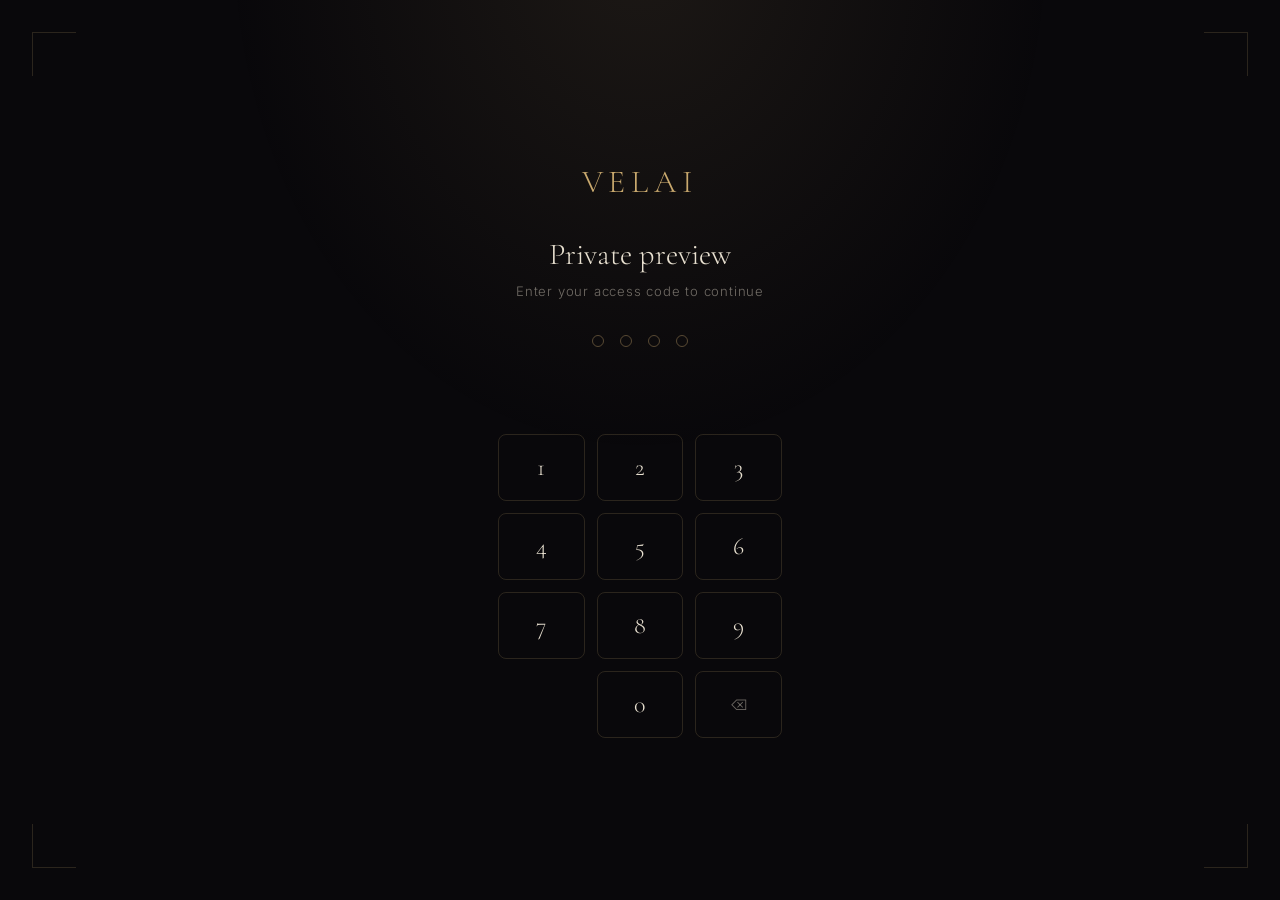
<file: index.html>
<!DOCTYPE html>
<html lang="en">
<head>
  <script>if(!sessionStorage.getItem('velai_preview')){sessionStorage.setItem('velai_return',location.pathname+location.search);location.replace('auth.html');}  </script>
  <meta charset="UTF-8" />
  <meta name="viewport" content="width=device-width, initial-scale=1.0" />
  <title>Velai: A fragrance that fits your life. Forever.</title>
  <link rel="preconnect" href="https://fonts.googleapis.com" />
  <link rel="preconnect" href="https://fonts.gstatic.com" crossorigin />
  <link href="https://fonts.googleapis.com/css2?family=Cormorant+Garamond:ital,wght@0,300;0,400;0,500;0,600;1,300;1,400;1,500&family=Inter:wght@300;400;500;600&display=swap" rel="stylesheet" />
  <link rel="stylesheet" href="css/style.css" />
  <link rel="stylesheet" href="css/components.css" />
</head>
<body>

  <!-- NAV -->
  <header class="nav" id="nav">
    <div class="container nav__inner">
      <a href="#" class="nav__logo">Velai</a>
      <nav class="nav__links" id="navLinks">
        <a href="#how-it-works">How it works</a>
        <a href="about.html">About us</a>
        <a href="sustainability.html">Our product &amp; sustainability</a>
      </nav>
      <div class="nav__actions">
        <a href="quiz.html" class="btn btn--primary">Start the quiz</a>
      </div>
      <button class="nav__hamburger" id="hamburger" aria-label="Open menu">
        <span></span><span></span><span></span>
      </button>
    </div>
  </header>

  <main>

    <!-- HERO -->
    <section class="hero">
      <div class="hero__bg-glow"></div>
      <div class="container hero__inner">
        <div class="hero__content">
          <p class="eyebrow reveal-hero">Powered by AI &middot; Crafted in France</p>
          <h1 class="hero__headline reveal-hero">
            Find your<br /><em>forever scent.</em>
          </h1>
          <p class="hero__subtext reveal-hero">
            A two-minute quiz. Three vials to try at home. Then a fragrance
            that is, and always will be, entirely yours.
          </p>
          <div class="hero__cta reveal-hero">
            <a href="quiz.html" class="btn btn--primary btn--lg">Start the quiz</a>
            <a href="#discovery-kit" class="btn btn--ghost btn--lg">Shop Discovery Kit</a>
          </div>
          <p class="hero__note reveal-hero">No commitment required</p>
        </div>
        <div class="hero__visual reveal-hero">
          <div class="vials-display">
            <div class="vial vial--1">
              <div class="vial__liquid"></div>
              <div class="vial__cap"></div>
            </div>
            <div class="vial vial--2">
              <div class="vial__liquid"></div>
              <div class="vial__cap"></div>
            </div>
            <div class="vial vial--3">
              <div class="vial__liquid"></div>
              <div class="vial__cap"></div>
            </div>
            <div class="vials__label">Discovery Kit &middot; 3 &times; 2ml</div>
          </div>
        </div>
      </div>
      <div class="hero__scroll-cue" aria-hidden="true">
        <span class="scroll-line"></span>
      </div>
    </section>

    <!-- HOW IT WORKS -->
    <section class="how section" id="how-it-works">
      <div class="container">
        <div class="section__header reveal">
          <p class="eyebrow">How Velai works</p>
          <h2>From quiz to signature scent,<br />in three steps</h2>
          <p class="section__desc">
            No department store overwhelm. No guesswork. Just a personalised
            fragrance journey built around you.
          </p>
        </div>
        <div class="steps">
          <div class="step reveal" style="--d:0ms">
            <div class="step__number">01</div>
            <div class="step__body">
              <h3>Tell us about you</h3>
              <p>
                Answer a short lifestyle and personality quiz. It takes under
                two minutes. Upload a photo of any fragrances you already own
                and we'll factor in what you love.
              </p>
            </div>
          </div>
          <div class="step__connector" aria-hidden="true"></div>
          <div class="step reveal" style="--d:120ms">
            <div class="step__number">02</div>
            <div class="step__body">
              <h3>Receive your Discovery Kit</h3>
              <p>
                We send you three 2ml vials, each a different fragrance
                profile our AI matched to you, in a beautifully presented
                kit. Try them all, take your time.
              </p>
            </div>
          </div>
          <div class="step__connector" aria-hidden="true"></div>
          <div class="step reveal" style="--d:240ms">
            <div class="step__number">03</div>
            <div class="step__body">
              <h3>Make it yours</h3>
              <p>
                Found your favourite? Order a full 50ml or 100ml bottle,
                or subscribe to a monthly 10ml refill that keeps you stocked
                all year. Expand into our hand wash, lotion, and shower gel made
                with the same scent.
              </p>
            </div>
          </div>
        </div>
      </div>
    </section>

    <!-- DISCOVERY KIT -->
    <section class="kit section" id="discovery-kit">
      <div class="container kit__inner">
        <div class="kit__visual reveal">
          <div class="kit-tray" id="kitScene" aria-label="Discovery Kit, three 2ml vials">

            <div class="kit-tray__vials">

              <div class="kit-vl kit-vl--1">
                <div class="kit-vl__cap"></div>
                <div class="kit-vl__collar"></div>
                <div class="kit-vl__glass">
                  <div class="kit-vl__liquid"></div>
                  <div class="kit-vl__shine"></div>
                </div>
                <div class="kit-vl__foot"></div>
                <span class="kit-vl__num">01</span>
              </div>

              <div class="kit-vl kit-vl--2">
                <div class="kit-vl__cap"></div>
                <div class="kit-vl__collar"></div>
                <div class="kit-vl__glass">
                  <div class="kit-vl__liquid"></div>
                  <div class="kit-vl__shine"></div>
                </div>
                <div class="kit-vl__foot"></div>
                <span class="kit-vl__num">02</span>
              </div>

              <div class="kit-vl kit-vl--3">
                <div class="kit-vl__cap"></div>
                <div class="kit-vl__collar"></div>
                <div class="kit-vl__glass">
                  <div class="kit-vl__liquid"></div>
                  <div class="kit-vl__shine"></div>
                </div>
                <div class="kit-vl__foot"></div>
                <span class="kit-vl__num">03</span>
              </div>

            </div>

            <div class="kit-tray__shelf">
              <span>Discovery Kit</span>
              <span>3 &times; 2ml</span>
            </div>

          </div>
        </div>
        <div class="kit__copy reveal">
          <p class="eyebrow">Start here</p>
          <h2>The Discovery Kit</h2>
          <p class="kit__desc">
            Before committing to a full bottle, try three AI-matched fragrances
            at home. Each vial is 2ml, enough for several days of wear, so
            you can live with each scent before you decide.
          </p>
          <ul class="kit__perks">
            <li>
              <span class="perk__icon" aria-hidden="true">&#9711;</span>
              <span>Three personalised 2ml vials, chosen by our AI</span>
            </li>
            <li>
              <span class="perk__icon" aria-hidden="true">&#9679;</span>
              <span>Formulated by Guerlain-trained perfumers in France</span>
            </li>
            <li>
              <span class="perk__icon" aria-hidden="true">&#9650;</span>
              <span>Presented in a minimal, reusable luxury case</span>
            </li>
            <li>
              <span class="perk__icon" aria-hidden="true">&#9670;</span>
              <span>Cost credited toward your first full bottle</span>
            </li>
          </ul>
          <div class="kit__action">
            <a href="quiz.html" class="btn btn--primary btn--lg">Get your Discovery Kit &middot; £18</a>
            <p class="kit__action-note">Takes 2 minutes &middot; Ships in 3–5 days</p>
          </div>
        </div>
      </div>
    </section>

    <!-- YOUR PATH (BOTTLES + SUBSCRIPTION) -->
    <section class="path section" id="pricing">
      <div class="container">
        <div class="section__header reveal">
          <p class="eyebrow">Choose your path</p>
          <h2>Once you've found your scent</h2>
          <p class="section__desc">
            Your Discovery Kit cost is credited. All that's left is deciding
            how you'd like to wear your fragrance.
          </p>
        </div>
        <div class="path__grid">

          <div class="path-card reveal" style="--d:0ms">
            <div class="path-card__label">Buy once</div>
            <h3>Full Bottle</h3>
            <p class="path-card__desc">
              Your signature, yours forever. A beautifully bottled 50ml fragrance
              with no ongoing commitment, no strings.
            </p>
            <div class="path-card__options">
              <div class="size-option">
                <div class="size-option__info">
                  <span class="size-option__size">50ml</span>
                  <span class="size-option__sub">~400 sprays</span>
                </div>
                <span class="size-option__price">£68</span>
              </div>
            </div>
            <ul class="path-card__perks">
              <li>Bespoke formulation, crafted for you</li>
              <li>Luxury glass bottle &amp; presentation box</li>
              <li>Discovery Kit cost fully credited</li>
            </ul>
            <a href="quiz.html" class="btn btn--ghost btn--full">Order your bottle</a>
          </div>

          <div class="path-card path-card--featured reveal" style="--d:120ms">
            <div class="path-card__badge">Most loved</div>
            <div class="path-card__label">Subscribe</div>
            <h3>Monthly Refill</h3>
            <p class="path-card__desc">
              A fresh 10ml vial of your fragrance delivered every month.
              Pause or cancel anytime.
            </p>
            <div class="path-card__options">
              <div class="size-option">
                <div class="size-option__info">
                  <span class="size-option__size">10ml / month</span>
                  <span class="size-option__sub">Pause or cancel anytime</span>
                </div>
                <span class="size-option__price">£28</span>
              </div>
            </div>
            <ul class="path-card__perks">
              <li>Sustainable glass vial, refillable case</li>
              <li>Subtle scent variations each month</li>
              <li>20% off body collection</li>
              <li>Priority access to new releases</li>
            </ul>
            <a href="quiz.html" class="btn btn--primary btn--full">Start your subscription</a>
          </div>

          <div class="path-card reveal" style="--d:240ms">
            <div class="path-card__label">The full ritual</div>
            <h3>Luxe Plus</h3>
            <p class="path-card__desc">
              Your full bottle, plus the complete body collection: hand wash,
              lotion, and shower gel. All in your signature scent.
            </p>
            <div class="path-card__options">
              <div class="size-option">
                <div class="size-option__info">
                  <span class="size-option__size">Full Bundle</span>
                  <span class="size-option__sub">50ml bottle + 3 body products</span>
                </div>
                <span class="size-option__price">£120</span>
              </div>
            </div>
            <ul class="path-card__perks">
              <li>50ml bespoke fragrance bottle</li>
              <li>Hand wash, body lotion &amp; shower gel</li>
              <li>Luxury gift box, ready to present</li>
              <li>Save £34 vs. buying separately</li>
            </ul>
            <a href="quiz.html" class="btn btn--ghost btn--full">Get the Luxe Plus</a>
          </div>

        </div>
        <p class="path__note">Discovery Kit cost is credited toward any purchase. Free shipping on all orders over £60.</p>
      </div>
    </section>

    <!-- BODY COLLECTION -->
    <section class="body-collection section" id="body-collection">
      <div class="container">
        <div class="section__header reveal">
          <p class="eyebrow">Body Collection</p>
          <h2>Your scent, in every ritual</h2>
          <p class="section__desc">
            Once you have your fragrance, extend it through your whole routine.
            Each product carries the same exact scent, layering quietly
            all day long.
          </p>
        </div>
        <div class="body-grid">

          <div class="body-card reveal" style="--d:0ms">
            <div class="body-card__icon-wrap" aria-hidden="true">
              <div class="body-icon body-icon--soap"></div>
            </div>
            <div class="body-card__content">
              <h3>Hand Wash</h3>
              <p>Liquid hand wash infused with your signature fragrance. Gentle on skin, rich in lather.</p>
              <div class="body-card__footer">
                <span class="body-card__detail">250ml &middot; ~200 uses</span>
                <span class="body-card__price">£14</span>
              </div>
            </div>
          </div>

          <div class="body-card reveal" style="--d:100ms">
            <div class="body-card__icon-wrap" aria-hidden="true">
              <div class="body-icon body-icon--lotion"></div>
            </div>
            <div class="body-card__content">
              <h3>Body Lotion</h3>
              <p>A lightweight, fast-absorbing lotion that leaves your skin soft and subtly scented all day.</p>
              <div class="body-card__footer">
                <span class="body-card__detail">200ml &middot; ~60 uses</span>
                <span class="body-card__price">£22</span>
              </div>
            </div>
          </div>

          <div class="body-card reveal" style="--d:200ms">
            <div class="body-card__icon-wrap" aria-hidden="true">
              <div class="body-icon body-icon--gel"></div>
            </div>
            <div class="body-card__content">
              <h3>Shower Gel</h3>
              <p>A silky gel that turns every shower into a sensory moment and lets your fragrance linger longer.</p>
              <div class="body-card__footer">
                <span class="body-card__detail">250ml &middot; ~50 uses</span>
                <span class="body-card__price">£20</span>
              </div>
            </div>
          </div>

        </div>
        <div class="body-collection__cta reveal">
          <a href="#" class="btn btn--ghost btn--lg">Shop the full body collection</a>
        </div>
      </div>
    </section>

    <!-- CRAFTSMANSHIP -->
    <section class="craft section">
      <div class="container craft__inner">
        <div class="craft__copy reveal">
          <p class="eyebrow">Our promise</p>
          <h2>Luxury you can actually afford</h2>
          <p>
            Every Velai fragrance is formulated by perfumers trained at the
            Institut Guerlain in France, the same rigour behind the world's
            most celebrated maisons.
          </p>
          <p>
            We removed the markups. No retail floor, no celebrity
            endorsement, no glossy packaging you'll throw away. What you pay
            for is the fragrance itself, and the experience around it.
          </p>
          <a href="#how-it-works" class="btn btn--ghost">See how it works</a>
        </div>
        <div class="craft__pillars reveal">
          <div class="craft-pillar">
            <span class="craft-pillar__icon" aria-hidden="true">&#9711;</span>
            <div>
              <h4>Guerlain-trained perfumers</h4>
              <p>Formulated in France to the standards of the finest maisons.</p>
            </div>
          </div>
          <div class="craft-pillar">
            <span class="craft-pillar__icon" aria-hidden="true">&#9650;</span>
            <div>
              <h4>No synthetic shortcuts</h4>
              <p>Only high-quality raw materials make it into a Velai vial.</p>
            </div>
          </div>
          <div class="craft-pillar">
            <span class="craft-pillar__icon" aria-hidden="true">&#9679;</span>
            <div>
              <h4>Sustainable packaging</h4>
              <p>Your luxury case ships once. Refills arrive in minimal glass.</p>
            </div>
          </div>
          <div class="craft-pillar">
            <span class="craft-pillar__icon" aria-hidden="true">&#9670;</span>
            <div>
              <h4>AI that learns as you do</h4>
              <p>Your profile refines itself the more you engage, so each
              recommendation gets closer to perfect.</p>
            </div>
          </div>
        </div>
      </div>
    </section>

    <!-- TESTIMONIALS -->
    <section class="testimonials section">
      <div class="container">
        <div class="section__header reveal">
          <p class="eyebrow">From our customers</p>
          <h2>Worn by those who choose differently</h2>
        </div>
        <div class="testimonials__grid">
          <div class="testimonial-card reveal" style="--d:0ms">
            <div class="testimonial-card__stars" aria-label="5 stars">&#9733;&#9733;&#9733;&#9733;&#9733;</div>
            <blockquote>
              "I've worn Chanel No. 5 for fifteen years because I never knew where
              to start. Velai gave me something I never would have found on my own,
              and I adore it."
            </blockquote>
            <div class="testimonial-card__author">
              <div class="avatar" aria-hidden="true">SC</div>
              <div class="author__info">
                <strong>Sophia C.</strong>
                <span>London &middot; Monthly subscriber</span>
              </div>
            </div>
          </div>
          <div class="testimonial-card reveal" style="--d:110ms">
            <div class="testimonial-card__stars" aria-label="5 stars">&#9733;&#9733;&#9733;&#9733;&#9733;</div>
            <blockquote>
              "The quiz took two minutes. The Discovery Kit arrived in the most
              beautiful little case. I ordered the full 100ml bottle before I'd
              finished the first vial."
            </blockquote>
            <div class="testimonial-card__author">
              <div class="avatar" aria-hidden="true">JR</div>
              <div class="author__info">
                <strong>James R.</strong>
                <span>Manchester &middot; Full bottle customer</span>
              </div>
            </div>
          </div>
          <div class="testimonial-card reveal" style="--d:220ms">
            <div class="testimonial-card__stars" aria-label="5 stars">&#9733;&#9733;&#9733;&#9733;&#9733;</div>
            <blockquote>
              "I have the hand wash, the lotion, and the shower gel now. Honestly it's the
              first time I've ever felt like I truly have a signature scent, one that
              actually follows me through the whole day."
            </blockquote>
            <div class="testimonial-card__author">
              <div class="avatar" aria-hidden="true">AM</div>
              <div class="author__info">
                <strong>Aria M.</strong>
                <span>Edinburgh &middot; Body collection subscriber</span>
              </div>
            </div>
          </div>
        </div>
      </div>
    </section>

    <!-- FINAL CTA -->
    <section class="final-cta section">
      <div class="container">
        <div class="final-cta__inner reveal">
          <p class="eyebrow">Begin today</p>
          <h2>Your signature scent is waiting.</h2>
          <p class="final-cta__sub">
            Take the two-minute quiz, receive three vials to try at home,
            and find the fragrance that fits your life. Forever.
          </p>
          <a href="quiz.html" class="btn btn--primary btn--lg">Take the free quiz</a>
          <ul class="final-cta__reassurance">
            <li>No commitment</li>
            <li>Crafted in France</li>
            <li>Ships in 3–5 days</li>
          </ul>
        </div>
      </div>
    </section>

  </main>

  <!-- FOOTER -->
  <footer class="footer">
    <div class="container footer__inner">
      <div class="footer__brand">
        <a href="#" class="nav__logo">Velai</a>
        <p class="footer__tagline"><em>"A fragrance that fits your life. Forever."</em></p>
        <p class="footer__crafted">Crafted by Guerlain-trained perfumers &middot; Powered by AI</p>
      </div>
      <div class="footer__links">
        <div class="footer__col">
          <h4>Shop</h4>
          <a href="#">Discovery Kit</a>
          <a href="#">Full Bottles</a>
          <a href="#">Subscription</a>
          <a href="#">Body Collection</a>
        </div>
        <div class="footer__col">
          <h4>Company</h4>
          <a href="about.html">Our story</a>
          <a href="sustainability.html">Sustainability</a>
          <a href="#">Careers</a>
          <a href="#">Press</a>
        </div>
        <div class="footer__col">
          <h4>Support</h4>
          <a href="#">How it works</a>
          <a href="#">Shipping & returns</a>
          <a href="#">FAQ</a>
          <a href="#">Contact us</a>
        </div>
      </div>
    </div>
    <div class="container footer__bottom">
      <p>&copy; 2026 Velai. All rights reserved.</p>
      <div class="footer__legal">
        <a href="#">Privacy</a>
        <a href="#">Terms</a>
        <a href="#">Cookies</a>
      </div>
    </div>
  </footer>

  <script src="js/main.js"></script>
</body>
</html>
</file>
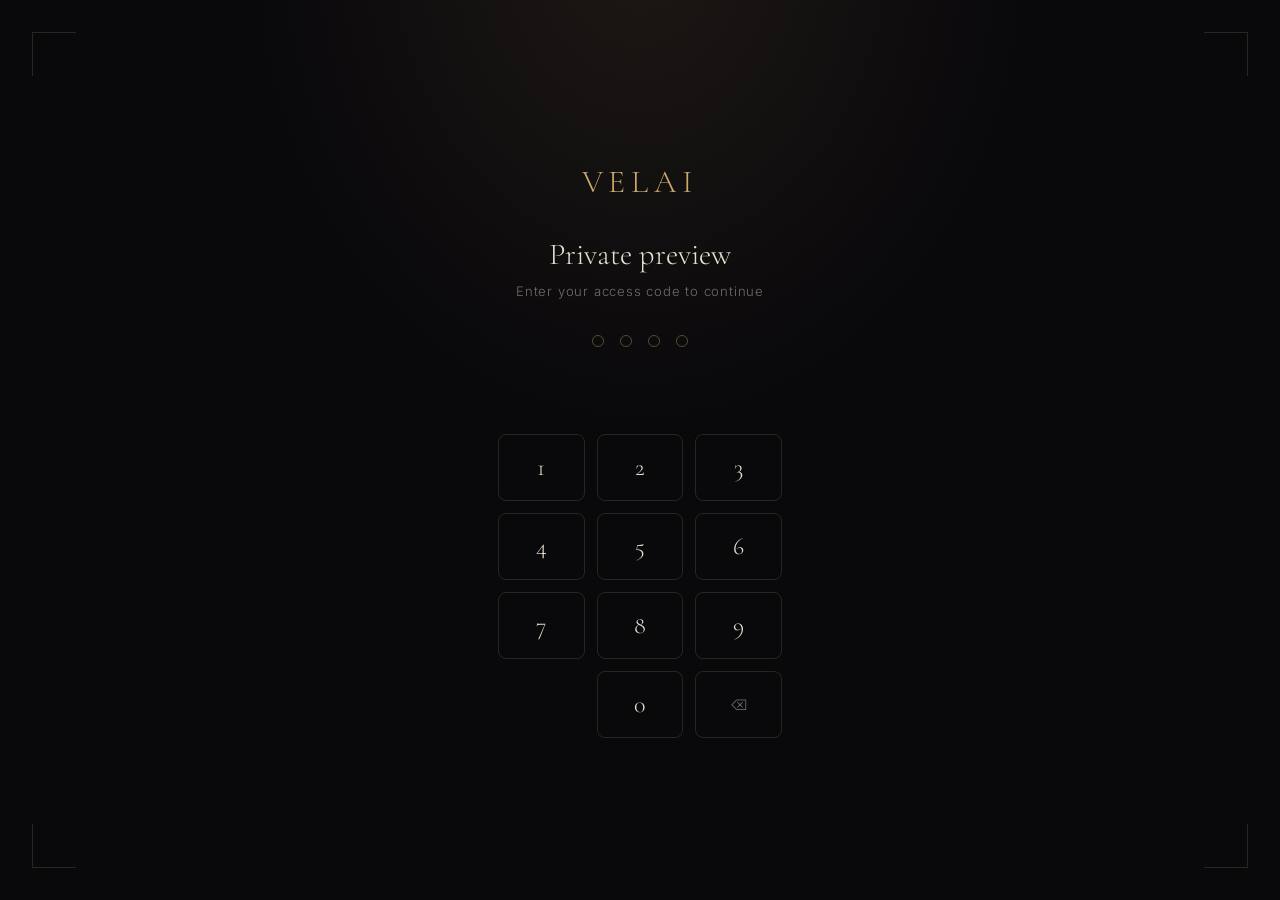
<file: about.html>
<!DOCTYPE html>
<html lang="en">
<head>
  <script>if(!sessionStorage.getItem('velai_preview')){sessionStorage.setItem('velai_return',location.pathname+location.search);location.replace('auth.html');}  </script>
  <meta charset="UTF-8" />
  <meta name="viewport" content="width=device-width, initial-scale=1.0" />
  <title>Our Story | Velai</title>
  <link rel="preconnect" href="https://fonts.googleapis.com" />
  <link rel="preconnect" href="https://fonts.gstatic.com" crossorigin />
  <link href="https://fonts.googleapis.com/css2?family=Cormorant+Garamond:ital,wght@0,300;0,400;0,500;0,600;1,300;1,400;1,500&family=Inter:wght@300;400;500;600&display=swap" rel="stylesheet" />
  <link rel="stylesheet" href="css/style.css" />
  <link rel="stylesheet" href="css/components.css" />
  <style>
    /* ── About page specific ──────────────────────────────────────────── */
    .about-hero {
      padding-top: 160px;
      padding-bottom: 96px;
      position: relative;
      overflow: hidden;
    }
    .about-hero::before {
      content: '';
      position: absolute;
      top: 0; left: 50%;
      transform: translateX(-50%);
      width: 600px;
      height: 400px;
      background: radial-gradient(ellipse at 50% 0%, rgba(201,169,110,0.08) 0%, transparent 65%);
      pointer-events: none;
    }
    .about-hero__inner {
      max-width: 720px;
    }
    .about-hero h1 {
      font-size: clamp(2.6rem, 5vw, 4rem);
      line-height: 1.12;
      margin-top: 16px;
      margin-bottom: 24px;
    }
    .about-hero__lead {
      font-size: 1.1rem;
      line-height: 1.85;
      color: var(--muted);
      max-width: 58ch;
    }

    /* ── Origin story ─────────────────────────────────────────────────── */
    .about-story__inner {
      display: grid;
      grid-template-columns: 1fr 1fr;
      gap: 80px;
      align-items: start;
    }
    .about-story__text {
      display: flex;
      flex-direction: column;
      gap: 20px;
    }
    .about-story__text p {
      font-size: 1rem;
      line-height: 1.9;
      color: var(--muted);
    }
    .about-story__text p strong {
      color: var(--text);
      font-weight: 500;
    }
    .about-story__pull {
      position: sticky;
      top: 120px;
      display: flex;
      flex-direction: column;
      gap: 32px;
    }
    .about-story__quote {
      font-family: var(--serif);
      font-style: italic;
      font-size: 1.6rem;
      line-height: 1.5;
      color: var(--text);
      border-left: 2px solid var(--gold);
      padding-left: 28px;
    }
    .about-story__quote-attr {
      font-size: 0.75rem;
      letter-spacing: 0.1em;
      text-transform: uppercase;
      color: var(--gold);
      padding-left: 28px;
    }
    .about-story__stat-row {
      display: flex;
      flex-direction: column;
      gap: 20px;
      border-top: 1px solid var(--border);
      padding-top: 32px;
    }
    .about-stat {
      display: flex;
      flex-direction: column;
      gap: 4px;
    }
    .about-stat__num {
      font-family: var(--serif);
      font-size: 2.2rem;
      font-weight: 300;
      color: var(--gold);
      line-height: 1;
    }
    .about-stat__label {
      font-size: 0.78rem;
      letter-spacing: 0.06em;
      color: var(--muted);
      line-height: 1.5;
    }

    /* ── Values strip ─────────────────────────────────────────────────── */
    .about-values {
      background: var(--surface);
      border-top: 1px solid var(--border);
      border-bottom: 1px solid var(--border);
    }
    .about-values__grid {
      display: grid;
      grid-template-columns: repeat(3, 1fr);
      gap: 0;
    }
    .about-value {
      padding: 48px 40px;
      border-right: 1px solid var(--border);
      display: flex;
      flex-direction: column;
      gap: 14px;
    }
    .about-value:last-child { border-right: none; }
    .about-value__num {
      font-size: 0.65rem;
      letter-spacing: 0.16em;
      color: var(--gold);
      text-transform: uppercase;
    }
    .about-value h3 {
      font-family: var(--serif);
      font-size: 1.4rem;
      font-weight: 400;
      line-height: 1.3;
    }
    .about-value p {
      font-size: 0.88rem;
      line-height: 1.8;
      color: var(--muted);
    }

    /* ── Team ─────────────────────────────────────────────────────────── */
    .about-team__grid {
      display: grid;
      grid-template-columns: repeat(2, 1fr);
      gap: 20px;
    }
    .team-card {
      background: var(--surface);
      border: 1px solid var(--border);
      border-radius: var(--r-md);
      padding: 40px;
      display: flex;
      flex-direction: column;
      gap: 20px;
      transition: border-color 0.3s ease, transform 0.25s var(--ease-out);
    }
    .team-card:hover {
      border-color: var(--border-gold);
      transform: translateY(-3px);
    }
    .team-card__header {
      display: flex;
      align-items: center;
      gap: 20px;
      padding-bottom: 20px;
      border-bottom: 1px solid var(--border);
    }
    .team-card__photo {
      width: 72px;
      height: 72px;
      border-radius: 50%;
      object-fit: cover;
      object-position: top center;
      border: 1px solid var(--border-gold);
      flex-shrink: 0;
      filter: grayscale(20%);
      transition: filter 0.3s ease;
    }
    .team-card:hover .team-card__photo { filter: grayscale(0%); }
    .team-card__header-text {
      display: flex;
      flex-direction: column;
      gap: 4px;
    }
    .team-card__name {
      font-family: var(--serif);
      font-size: 1.5rem;
      font-weight: 400;
    }
    .team-card__title {
      font-size: 0.7rem;
      letter-spacing: 0.12em;
      text-transform: uppercase;
      color: var(--gold);
    }
    .team-card__bio {
      font-family: var(--serif);
      font-style: italic;
      font-size: 1.05rem;
      line-height: 1.7;
      color: var(--text);
    }
    .team-card__details {
      display: flex;
      flex-direction: column;
      gap: 12px;
    }
    .team-card__detail-row {
      display: flex;
      flex-direction: column;
      gap: 4px;
    }
    .team-card__detail-label {
      font-size: 0.62rem;
      letter-spacing: 0.14em;
      text-transform: uppercase;
      color: var(--gold);
      opacity: 0.7;
    }
    .team-card__detail-val {
      font-size: 0.82rem;
      line-height: 1.6;
      color: var(--muted);
    }

    /* ── About CTA ────────────────────────────────────────────────────── */
    .about-cta__inner {
      border: 1px solid var(--border-gold);
      border-radius: var(--r-lg);
      padding: 80px 48px;
      text-align: center;
      display: flex;
      flex-direction: column;
      align-items: center;
      gap: 20px;
      background: linear-gradient(160deg, rgba(201,169,110,0.05) 0%, transparent 60%);
    }
    .about-cta__inner p {
      font-size: 1rem;
      line-height: 1.85;
      color: var(--muted);
      max-width: 48ch;
    }

    /* ── Responsive ───────────────────────────────────────────────────── */
    @media (max-width: 900px) {
      .about-story__inner { grid-template-columns: 1fr; gap: 52px; }
      .about-story__pull { position: static; }
      .about-values__grid { grid-template-columns: 1fr; }
      .about-value { border-right: none; border-bottom: 1px solid var(--border); padding: 36px 28px; }
      .about-value:last-child { border-bottom: none; }
      .about-team__grid { grid-template-columns: 1fr; }
    }
    @media (max-width: 640px) {
      .about-hero { padding-top: 120px; padding-bottom: 56px; }
      .about-cta__inner { padding: 48px 20px; gap: 16px; }
      .team-card { padding: 28px 22px; }
      .team-card__photo { width: 60px; height: 60px; }
      .team-card__name { font-size: 1.25rem; }
      .about-story__quote { font-size: 1.3rem; }
      .about-stat__num { font-size: 1.8rem; }
    }
  </style>
</head>
<body>

  <!-- NAV -->
  <header class="nav" id="nav">
    <div class="container nav__inner">
      <a href="index.html" class="nav__logo">Velai</a>
      <nav class="nav__links" id="navLinks">
        <a href="index.html#how-it-works">How it works</a>
        <a href="about.html" class="active">About us</a>
        <a href="sustainability.html">Our product &amp; sustainability</a>
      </nav>
      <div class="nav__actions">
        <a href="quiz.html" class="btn btn--primary">Start the quiz</a>
      </div>
      <button class="nav__hamburger" id="hamburger" aria-label="Open menu">
        <span></span><span></span><span></span>
      </button>
    </div>
  </header>

  <main>

    <!-- HERO -->
    <section class="about-hero">
      <div class="container about-hero__inner">
        <p class="eyebrow reveal-hero">Our story</p>
        <h1 class="reveal-hero">Built by someone who was<br /><em>tired of settling.</em></h1>
        <p class="about-hero__lead reveal-hero">
          Velai started with a simple frustration: fragrance, one of the most personal
          things you wear, was still a guessing game. We decided to fix that.
        </p>
      </div>
    </section>

    <!-- ORIGIN STORY -->
    <section class="section">
      <div class="container about-story__inner">

        <div class="about-story__text reveal">
          <p>
            <strong>Allen spent his career as a management consultant</strong>, working across
            strategy and financial advisory at Monitor Deloitte, Kearney, and Jane Street.
            Analytical by profession, obsessive about scent by nature.
          </p>
          <p>
            The problem was always the same. He'd walk into a department store, spray ten
            things on his arm, leave overwhelmed, and usually buy something familiar just
            to escape the experience. Then the bottle would sit on a shelf, slightly wrong,
            slightly disappointing. <strong>Too expensive to ignore, too mediocre to love.</strong>
          </p>
          <p>
            The online alternatives weren't better. Generic quiz tools gave generic answers.
            Niche houses charged eye-watering prices for bottles you couldn't try first.
            And none of them used the signals that actually predict taste: your personality,
            your lifestyle, the music you listen to, the aesthetic you follow.
          </p>
          <p>
            <strong>So he stopped looking for the right fragrance and started building it.</strong>
            He called Zak. They started sketching out what a properly data-driven, truly
            personalised fragrance brand could look like. Within weeks, the team had grown
            to include Andra and Maria, and Velai was born.
          </p>
          <p>
            The brief was simple: make fragrance feel like it was made for you, because
            it actually was. Crafted by Guerlain-trained perfumers in France. Matched by AI.
            Delivered to your door at a price that doesn't require justification.
          </p>
        </div>

        <div class="about-story__pull reveal">
          <blockquote class="about-story__quote">
            "I was fed up with paying luxury prices for something that never quite
            felt like mine."
          </blockquote>
          <p class="about-story__quote-attr">Allen Ilica, Cofounder &amp; CEO</p>

          <div class="about-story__stat-row">
            <div class="about-stat">
              <span class="about-stat__num">51%</span>
              <span class="about-stat__label">of UK consumers now prioritise uniqueness over cost when selecting a fragrance</span>
            </div>
            <div class="about-stat">
              <span class="about-stat__num">87%</span>
              <span class="about-stat__label">of UK consumers make frequent beauty purchases online</span>
            </div>
            <div class="about-stat">
              <span class="about-stat__num">30%</span>
              <span class="about-stat__label">of UK consumers purchase dupes for niche fragrances. Demand exists, access doesn't.</span>
            </div>
          </div>
        </div>

      </div>
    </section>

    <!-- VALUES -->
    <section class="about-values">
      <div class="container">
        <div class="about-values__grid">
          <div class="about-value reveal">
            <span class="about-value__num">01</span>
            <h3>Scent is personal.<br />Not a guess.</h3>
            <p>
              Every person's fragrance profile is shaped by personality, memory, lifestyle,
              and aesthetic. We use multi-source data to uncover it, not generic quiz logic.
            </p>
          </div>
          <div class="about-value reveal">
            <span class="about-value__num">02</span>
            <h3>Luxury shouldn't need a department store.</h3>
            <p>
              Our fragrances are crafted by Guerlain-trained perfumers in France. The same
              heritage, without the markups, the fluorescent lighting, or the hard sell.
            </p>
          </div>
          <div class="about-value reveal">
            <span class="about-value__num">03</span>
            <h3>Try it first.<br />Commit after.</h3>
            <p>
              We send you three 2ml vials matched to your profile. Live with each one.
              Only when you know it's right do you order the full bottle.
            </p>
          </div>
        </div>
      </div>
    </section>

    <!-- TEAM -->
    <section class="section">
      <div class="container">
        <div class="section__header reveal">
          <p class="eyebrow">The team</p>
          <h2>Four people. One obsession.</h2>
          <p class="section__desc">
            We come from consulting, engineering, marketing, and strategy.
            What brought us together was the same frustration and the belief
            that fragrance could be done properly.
          </p>
        </div>

        <div class="about-team__grid">

          <div class="team-card reveal" style="--d:0ms">
            <div class="team-card__header">
              <img src="img/team/allen.jpg" alt="Allen Ilica" class="team-card__photo" />
              <div class="team-card__header-text">
                <span class="team-card__title">Cofounder &amp; CEO</span>
                <h3 class="team-card__name">Allen Ilica</h3>
              </div>
            </div>
            <p class="team-card__bio">
              "I spent years as a consultant helping companies make better decisions with data.
              Then I turned that lens on the one industry that still relied entirely on luck,
              and built Velai."
            </p>
            <div class="team-card__details">
              <div class="team-card__detail-row">
                <span class="team-card__detail-label">Education</span>
                <span class="team-card__detail-val">BSc Computer Science &amp; Business Management, University College London</span>
              </div>
              <div class="team-card__detail-row">
                <span class="team-card__detail-label">Previously</span>
                <span class="team-card__detail-val">Monitor Deloitte &middot; Kearney &middot; Jane Street</span>
              </div>
            </div>
          </div>

          <div class="team-card reveal" style="--d:100ms">
            <div class="team-card__header">
              <img src="img/team/zak.jpg" alt="Zak Davydov" class="team-card__photo" />
              <div class="team-card__header-text">
                <span class="team-card__title">Cofounder &amp; CTO</span>
                <h3 class="team-card__name">Zak Davydov</h3>
              </div>
            </div>
            <p class="team-card__bio">
              "When Allen showed me the problem, I saw it immediately: a category drowning
              in data it wasn't collecting. Building the AI layer was the most interesting
              engineering challenge I'd seen."
            </p>
            <div class="team-card__details">
              <div class="team-card__detail-row">
                <span class="team-card__detail-label">Education</span>
                <span class="team-card__detail-val">BSc Computer Science, University College London</span>
              </div>
              <div class="team-card__detail-row">
                <span class="team-card__detail-label">Previously</span>
                <span class="team-card__detail-val">Apple &middot; ellie.ai</span>
              </div>
            </div>
          </div>

          <div class="team-card reveal" style="--d:200ms">
            <div class="team-card__header">
              <img src="img/team/andra.jpg" alt="Andra Pasc" class="team-card__photo" />
              <div class="team-card__header-text">
                <span class="team-card__title">Chief Marketing Officer</span>
                <h3 class="team-card__name">Andra Pasc</h3>
              </div>
            </div>
            <p class="team-card__bio">
              "Fragrance marketing has always been beautiful and completely meaningless.
              At Velai we have something real to say, a product that's genuinely personal.
              That's a marketer's dream."
            </p>
            <div class="team-card__details">
              <div class="team-card__detail-row">
                <span class="team-card__detail-label">Education</span>
                <span class="team-card__detail-val">BSc Computer Science &amp; Business Management, UCL &middot; MSc Strategic Marketing, Imperial College Business School</span>
              </div>
              <div class="team-card__detail-row">
                <span class="team-card__detail-label">Previously</span>
                <span class="team-card__detail-val">fjor</span>
              </div>
            </div>
          </div>

          <div class="team-card reveal" style="--d:300ms">
            <div class="team-card__header">
              <img src="img/team/maria.jpg" alt="Maria Predescu" class="team-card__photo" />
              <div class="team-card__header-text">
                <span class="team-card__title">Founders Associate</span>
                <h3 class="team-card__name">Maria Predescu</h3>
              </div>
            </div>
            <p class="team-card__bio">
              "I joined because I believed in the product before anyone had built it.
              My job is to make sure nothing slips through the cracks, from operations
              to strategy to whatever needs doing today."
            </p>
            <div class="team-card__details">
              <div class="team-card__detail-row">
                <span class="team-card__detail-label">Education</span>
                <span class="team-card__detail-val">BSc Business Administration, Rotterdam School of Management &middot; MSc Strategic Management, Rotterdam School of Management</span>
              </div>
              <div class="team-card__detail-row">
                <span class="team-card__detail-label">Previously</span>
                <span class="team-card__detail-val">BCG &middot; Eichholtz</span>
              </div>
            </div>
          </div>

        </div>
      </div>
    </section>

    <!-- CTA -->
    <section class="section">
      <div class="container">
        <div class="about-cta__inner reveal">
          <p class="eyebrow">Ready to find yours?</p>
          <h2>Your fragrance is waiting.</h2>
          <p>
            Two minutes. Three vials. One scent that is entirely, permanently yours.
            That's what we built Velai for.
          </p>
          <a href="quiz.html" class="btn btn--primary btn--lg">Start the quiz</a>
        </div>
      </div>
    </section>

  </main>

  <!-- FOOTER -->
  <footer class="footer">
    <div class="container footer__inner">
      <div class="footer__brand">
        <a href="index.html" class="nav__logo">Velai</a>
        <p class="footer__tagline"><em>"A fragrance that fits your life. Forever."</em></p>
        <p class="footer__crafted">Crafted by Guerlain-trained perfumers &middot; Powered by AI</p>
      </div>
      <div class="footer__links">
        <div class="footer__col">
          <h4>Shop</h4>
          <a href="index.html#discovery-kit">Discovery Kit</a>
          <a href="index.html#pricing">Full Bottles</a>
          <a href="index.html#pricing">Subscription</a>
          <a href="index.html#body-collection">Body Collection</a>
        </div>
        <div class="footer__col">
          <h4>Company</h4>
          <a href="about.html">Our story</a>
          <a href="sustainability.html">Sustainability</a>
          <a href="#">Careers</a>
          <a href="#">Press</a>
        </div>
        <div class="footer__col">
          <h4>Support</h4>
          <a href="index.html#how-it-works">How it works</a>
          <a href="#">FAQ</a>
          <a href="#">Contact us</a>
        </div>
      </div>
    </div>
    <div class="container footer__bottom">
      <p>&copy; 2026 Velai. All rights reserved.</p>
      <div class="footer__legal">
        <a href="#">Privacy</a>
        <a href="#">Terms</a>
        <a href="#">Cookies</a>
      </div>
    </div>
  </footer>

  <script src="js/main.js"></script>
</body>
</html>
</file>
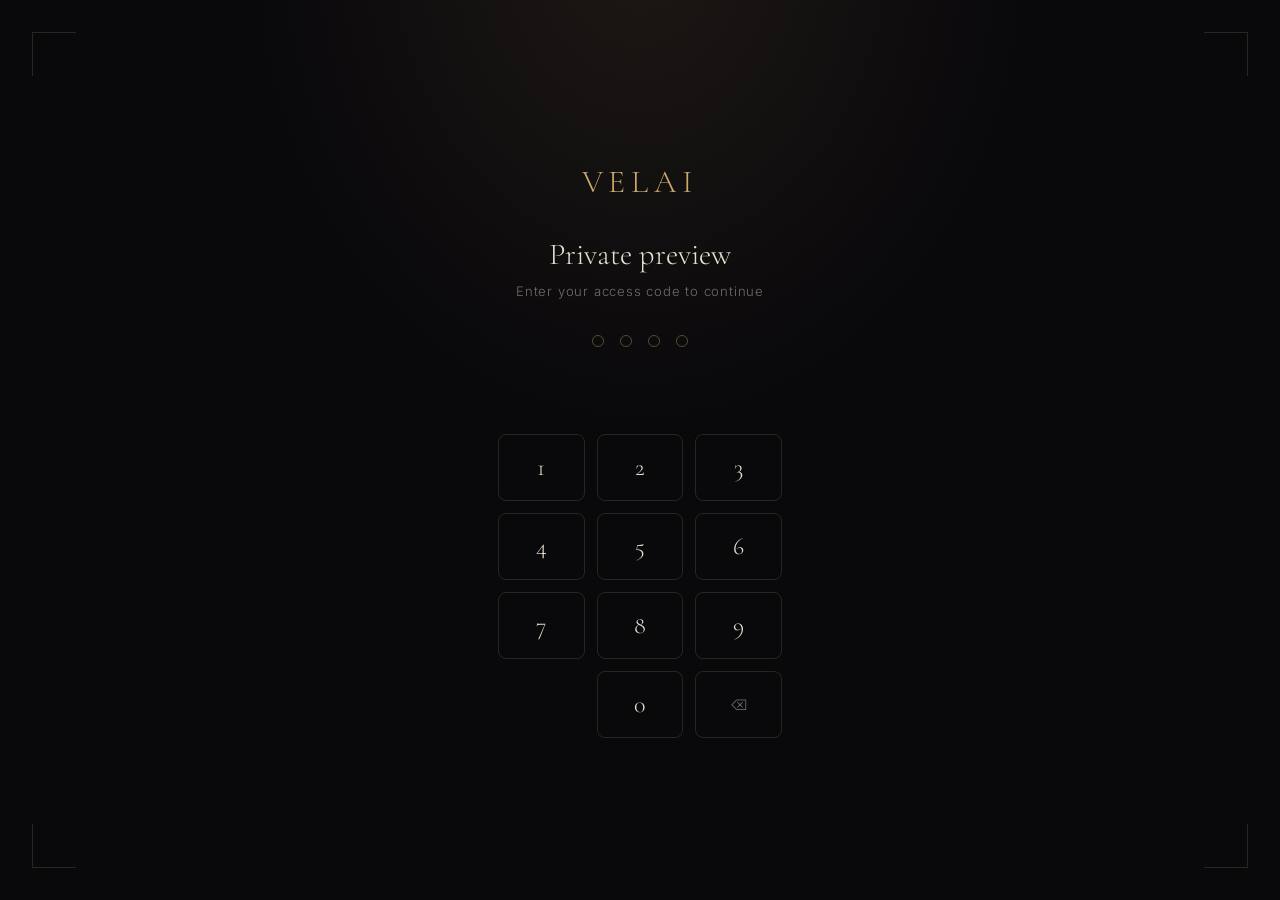
<file: auth.html>
<!DOCTYPE html>
<html lang="en">
<head>
<meta charset="UTF-8"/>
<meta name="viewport" content="width=device-width, initial-scale=1.0"/>
<title>Velai — Private Preview</title>
<link href="https://fonts.googleapis.com/css2?family=Cormorant+Garamond:ital,wght@0,300;0,400;1,300;1,400&family=Inter:wght@300;400;500&display=swap" rel="stylesheet"/>
<style>
  *, *::before, *::after { margin: 0; padding: 0; box-sizing: border-box; }

  :root {
    --bg: #09080b;
    --gold: #c9a96e;
    --text: #e8e0d0;
    --muted: rgba(232,224,208,0.45);
    --border: rgba(201,169,110,0.18);
  }

  body {
    background: var(--bg);
    color: var(--text);
    font-family: 'Inter', sans-serif;
    min-height: 100vh;
    display: flex;
    align-items: center;
    justify-content: center;
    overflow: hidden;
  }

  .glow {
    position: fixed;
    top: -200px; left: 50%; transform: translateX(-50%);
    width: 900px; height: 700px;
    background: radial-gradient(ellipse at 50% 20%, rgba(201,169,110,0.10) 0%, transparent 65%);
    pointer-events: none;
  }

  .corner {
    position: fixed;
    width: 44px; height: 44px;
  }
  .corner--tl { top: 32px; left: 32px; border-top: 1px solid var(--border); border-left: 1px solid var(--border); }
  .corner--tr { top: 32px; right: 32px; border-top: 1px solid var(--border); border-right: 1px solid var(--border); }
  .corner--bl { bottom: 32px; left: 32px; border-bottom: 1px solid var(--border); border-left: 1px solid var(--border); }
  .corner--br { bottom: 32px; right: 32px; border-bottom: 1px solid var(--border); border-right: 1px solid var(--border); }

  .card {
    position: relative;
    z-index: 1;
    display: flex;
    flex-direction: column;
    align-items: center;
    gap: 36px;
    padding: 56px 48px;
    text-align: center;
    max-width: 380px;
    width: 100%;
  }

  .logo {
    font-family: 'Cormorant Garamond', serif;
    font-size: 2rem;
    font-weight: 300;
    letter-spacing: 0.18em;
    text-transform: uppercase;
    color: var(--gold);
  }

  .heading {
    display: flex;
    flex-direction: column;
    gap: 10px;
  }

  .heading h1 {
    font-family: 'Cormorant Garamond', serif;
    font-size: 1.9rem;
    font-weight: 300;
    line-height: 1.2;
    color: var(--text);
  }

  .heading p {
    font-size: 0.82rem;
    font-weight: 300;
    letter-spacing: 0.06em;
    color: var(--muted);
  }

  /* PIN dots display */
  .pin-dots {
    display: flex;
    gap: 16px;
    justify-content: center;
  }

  .pin-dot {
    width: 12px; height: 12px;
    border-radius: 50%;
    border: 1px solid rgba(201,169,110,0.4);
    background: transparent;
    transition: background 0.15s ease, border-color 0.15s ease, transform 0.15s ease;
  }

  .pin-dot.filled {
    background: var(--gold);
    border-color: var(--gold);
    transform: scale(1.1);
  }

  /* Keypad */
  .keypad {
    display: grid;
    grid-template-columns: repeat(3, 1fr);
    gap: 12px;
    width: 100%;
  }

  .key {
    background: transparent;
    border: 1px solid var(--border);
    border-radius: 8px;
    color: var(--text);
    font-family: 'Cormorant Garamond', serif;
    font-size: 1.5rem;
    font-weight: 300;
    padding: 18px 0;
    cursor: pointer;
    transition: border-color 0.15s ease, background 0.15s ease, color 0.15s ease;
    -webkit-tap-highlight-color: transparent;
    user-select: none;
  }

  .key:hover { border-color: var(--gold); color: var(--gold); }
  .key:active { background: rgba(201,169,110,0.08); }

  .key--empty { border-color: transparent; pointer-events: none; }

  .key--del {
    font-family: 'Inter', sans-serif;
    font-size: 0.9rem;
    letter-spacing: 0.04em;
    color: var(--muted);
  }
  .key--del:hover { color: var(--text); border-color: rgba(201,169,110,0.3); }

  /* Error shake */
  .pin-dots.shake {
    animation: shake 0.4s ease;
  }
  @keyframes shake {
    0%, 100% { transform: translateX(0); }
    20%       { transform: translateX(-8px); }
    40%       { transform: translateX(8px); }
    60%       { transform: translateX(-6px); }
    80%       { transform: translateX(6px); }
  }

  .error-msg {
    font-size: 0.78rem;
    letter-spacing: 0.06em;
    color: rgba(201,169,110,0.55);
    opacity: 0;
    transition: opacity 0.2s ease;
    min-height: 1em;
  }
  .error-msg.visible { opacity: 1; }

  @media (max-width: 480px) {
    .card { padding: 40px 24px; gap: 28px; }
    .key { padding: 16px 0; font-size: 1.35rem; }
  }
</style>
</head>
<body>

<div class="glow"></div>
<div class="corner corner--tl"></div>
<div class="corner corner--tr"></div>
<div class="corner corner--bl"></div>
<div class="corner corner--br"></div>

<div class="card">
  <div class="logo">Velai</div>

  <div class="heading">
    <h1>Private preview</h1>
    <p>Enter your access code to continue</p>
  </div>

  <div class="pin-dots" id="pinDots">
    <div class="pin-dot" id="d0"></div>
    <div class="pin-dot" id="d1"></div>
    <div class="pin-dot" id="d2"></div>
    <div class="pin-dot" id="d3"></div>
  </div>

  <p class="error-msg" id="errorMsg">Incorrect code — try again</p>

  <div class="keypad" id="keypad">
    <button class="key" data-val="1">1</button>
    <button class="key" data-val="2">2</button>
    <button class="key" data-val="3">3</button>
    <button class="key" data-val="4">4</button>
    <button class="key" data-val="5">5</button>
    <button class="key" data-val="6">6</button>
    <button class="key" data-val="7">7</button>
    <button class="key" data-val="8">8</button>
    <button class="key" data-val="9">9</button>
    <button class="key key--empty" aria-hidden="true"></button>
    <button class="key" data-val="0">0</button>
    <button class="key key--del" id="delKey">⌫</button>
  </div>
</div>

<script>
  const CODE = '3456';
  let entered = '';

  const dots = [
    document.getElementById('d0'),
    document.getElementById('d1'),
    document.getElementById('d2'),
    document.getElementById('d3'),
  ];
  const pinDots  = document.getElementById('pinDots');
  const errorMsg = document.getElementById('errorMsg');

  function updateDots() {
    dots.forEach((d, i) => d.classList.toggle('filled', i < entered.length));
  }

  function showError() {
    errorMsg.classList.add('visible');
    pinDots.classList.add('shake');
    pinDots.addEventListener('animationend', () => {
      pinDots.classList.remove('shake');
      entered = '';
      updateDots();
    }, { once: true });
  }

  function checkCode() {
    if (entered === CODE) {
      sessionStorage.setItem('velai_preview', '1');
      const dest = sessionStorage.getItem('velai_return') || 'index.html';
      sessionStorage.removeItem('velai_return');
      window.location.href = dest;
    } else {
      showError();
    }
  }

  document.getElementById('keypad').addEventListener('click', e => {
    const key = e.target.closest('.key');
    if (!key) return;
    errorMsg.classList.remove('visible');

    if (key.id === 'delKey') {
      entered = entered.slice(0, -1);
      updateDots();
      return;
    }

    if (entered.length >= 4) return;
    entered += key.dataset.val;
    updateDots();

    if (entered.length === 4) {
      setTimeout(checkCode, 120);
    }
  });

  // Also allow physical keyboard
  document.addEventListener('keydown', e => {
    errorMsg.classList.remove('visible');
    if (e.key >= '0' && e.key <= '9' && entered.length < 4) {
      entered += e.key;
      updateDots();
      if (entered.length === 4) setTimeout(checkCode, 120);
    } else if (e.key === 'Backspace') {
      entered = entered.slice(0, -1);
      updateDots();
    }
  });
</script>
</body>
</html>
</file>
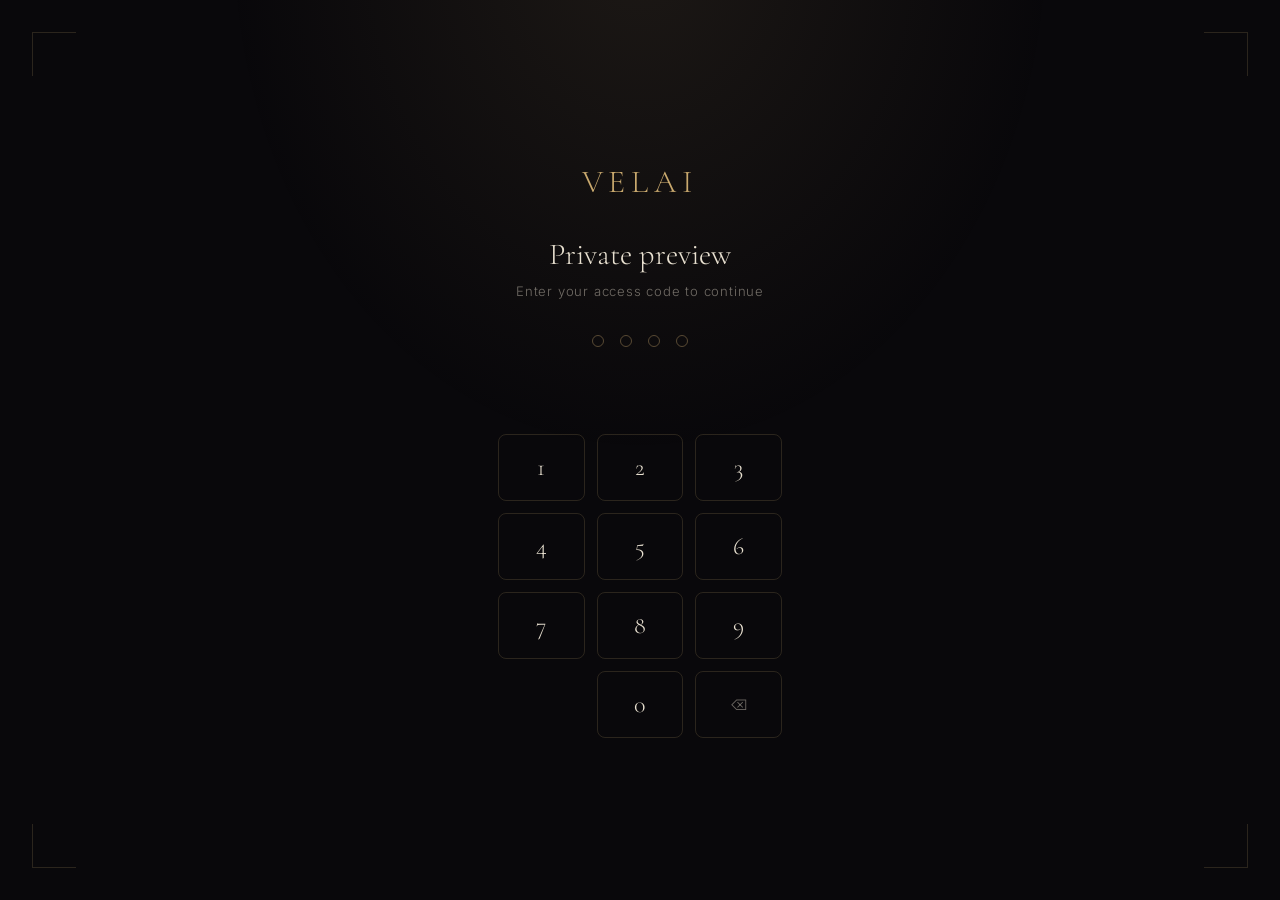
<file: quiz.html>
<!DOCTYPE html>
<html lang="en">
<head>
  <script>if(!sessionStorage.getItem('velai_preview')){sessionStorage.setItem('velai_return',location.pathname+location.search);location.replace('auth.html');}  </script>
  <meta charset="UTF-8" />
  <meta name="viewport" content="width=device-width, initial-scale=1.0" />
  <title>Find your scent | Velai</title>
  <link rel="preconnect" href="https://fonts.googleapis.com" />
  <link rel="preconnect" href="https://fonts.gstatic.com" crossorigin />
  <link href="https://fonts.googleapis.com/css2?family=Cormorant+Garamond:ital,wght@0,300;0,400;0,500;0,600;1,300;1,400&family=Inter:wght@300;400;500;600&display=swap" rel="stylesheet" />
  <link rel="stylesheet" href="css/quiz.css" />
</head>
<body>

  <div class="qs">

    <!-- NAV -->
    <header class="qs-nav" id="qNav">
      <a href="index.html" class="qs-logo">Velai</a>
      <div class="qs-progress" id="qProgress" aria-label="Quiz progress"></div>
      <button class="qs-back" id="qBack" aria-label="Go back" hidden>
        <svg width="14" height="14" viewBox="0 0 14 14" fill="none" aria-hidden="true">
          <path d="M9 12L4 7L9 2" stroke="currentColor" stroke-width="1.5" stroke-linecap="round" stroke-linejoin="round"/>
        </svg>
        Back
      </button>
    </header>

    <!-- STEP CONTENT -->
    <main class="qs-main" id="qMain" role="main"></main>

  </div>

  <!-- SPOTIFY MODAL -->
  <div class="qmodal" id="spotifyModal" role="dialog" aria-modal="true" aria-label="Connect Spotify" hidden>
    <div class="qmodal__backdrop" id="spotifyBackdrop"></div>
    <div class="qmodal__card">
      <div class="qmodal__brand qmodal__brand--spotify">
        <svg viewBox="0 0 24 24" fill="currentColor" width="22" height="22" aria-hidden="true">
          <path d="M12 0C5.4 0 0 5.4 0 12s5.4 12 12 12 12-5.4 12-12S18.66 0 12 0zm5.521 17.34c-.24.359-.66.48-1.021.24-2.82-1.74-6.36-2.101-10.561-1.141-.418.122-.779-.179-.899-.539-.12-.421.18-.78.54-.9 4.56-1.021 8.52-.6 11.64 1.32.42.18.479.659.301 1.02zm1.44-3.3c-.301.42-.841.6-1.262.3-3.239-1.98-8.159-2.58-11.939-1.38-.479.12-1.02-.12-1.14-.6-.12-.48.12-1.021.6-1.141C9.6 9.9 15 10.561 18.72 12.84c.361.181.54.78.241 1.2zm.12-3.36C15.24 8.4 8.82 8.16 5.16 9.301c-.6.179-1.2-.181-1.38-.721-.18-.601.18-1.2.72-1.381 4.26-1.26 11.28-1.02 15.721 1.621.539.3.719 1.02.419 1.56-.299.421-1.02.599-1.559.3z"/>
        </svg>
        Spotify
      </div>
      <h3>Velai would like access to your Spotify</h3>
      <p>We read your top artists and genres to better understand your taste. We never post or modify anything on your account.</p>
      <ul class="qmodal__perms">
        <li class="allow">Read your top artists</li>
        <li class="allow">Read your top genres</li>
        <li class="deny">No posting or playlist changes</li>
      </ul>
      <button class="qmodal__cta qmodal__cta--spotify" id="spotifyAuthorise">Authorise with Spotify</button>
      <button class="qmodal__skip" id="spotifyCancel">Cancel</button>
    </div>
  </div>

  <!-- INSTAGRAM MODAL -->
  <div class="qmodal" id="instagramModal" role="dialog" aria-modal="true" aria-label="Connect Instagram" hidden>
    <div class="qmodal__backdrop" id="instagramBackdrop"></div>
    <div class="qmodal__card">
      <div class="qmodal__brand qmodal__brand--instagram">
        <svg viewBox="0 0 24 24" fill="currentColor" width="22" height="22" aria-hidden="true">
          <path d="M12 2.163c3.204 0 3.584.012 4.85.07 3.252.148 4.771 1.691 4.919 4.919.058 1.265.069 1.645.069 4.849 0 3.205-.012 3.584-.069 4.849-.149 3.225-1.664 4.771-4.919 4.919-1.266.058-1.644.07-4.85.07-3.204 0-3.584-.012-4.849-.07-3.26-.149-4.771-1.699-4.919-4.92-.058-1.265-.07-1.644-.07-4.849 0-3.204.013-3.583.07-4.849.149-3.227 1.664-4.771 4.919-4.919 1.266-.057 1.645-.069 4.849-.069zm0-2.163c-3.259 0-3.667.014-4.947.072-4.358.2-6.78 2.618-6.98 6.98-.059 1.281-.073 1.689-.073 4.948 0 3.259.014 3.668.072 4.948.2 4.358 2.618 6.78 6.98 6.98 1.281.058 1.689.072 4.948.072 3.259 0 3.668-.014 4.948-.072 4.354-.2 6.782-2.618 6.979-6.98.059-1.28.073-1.689.073-4.948 0-3.259-.014-3.667-.072-4.947-.196-4.354-2.617-6.78-6.979-6.98-1.281-.059-1.69-.073-4.949-.073zm0 5.838c-3.403 0-6.162 2.759-6.162 6.162s2.759 6.163 6.162 6.163 6.162-2.759 6.162-6.163c0-3.403-2.759-6.162-6.162-6.162zm0 10.162c-2.209 0-4-1.79-4-4 0-2.209 1.791-4 4-4s4 1.791 4 4c0 2.21-1.791 4-4 4zm6.406-11.845c-.796 0-1.441.645-1.441 1.44s.645 1.44 1.441 1.44c.795 0 1.439-.645 1.439-1.44s-.644-1.44-1.439-1.44z"/>
        </svg>
        Instagram
      </div>
      <h3>Velai would like access to your Instagram</h3>
      <p>We look at who you follow to understand your visual aesthetic: art, fashion, lifestyle. Nothing is stored beyond your scent profile.</p>
      <ul class="qmodal__perms">
        <li class="allow">Read accounts you follow</li>
        <li class="allow">Read your public profile</li>
        <li class="deny">No posting, no DMs, no story access</li>
      </ul>
      <button class="qmodal__cta qmodal__cta--instagram" id="instagramAuthorise">Authorise with Instagram</button>
      <button class="qmodal__skip" id="instagramCancel">Cancel</button>
    </div>
  </div>

  <script src="js/quiz.js"></script>
</body>
</html>
</file>
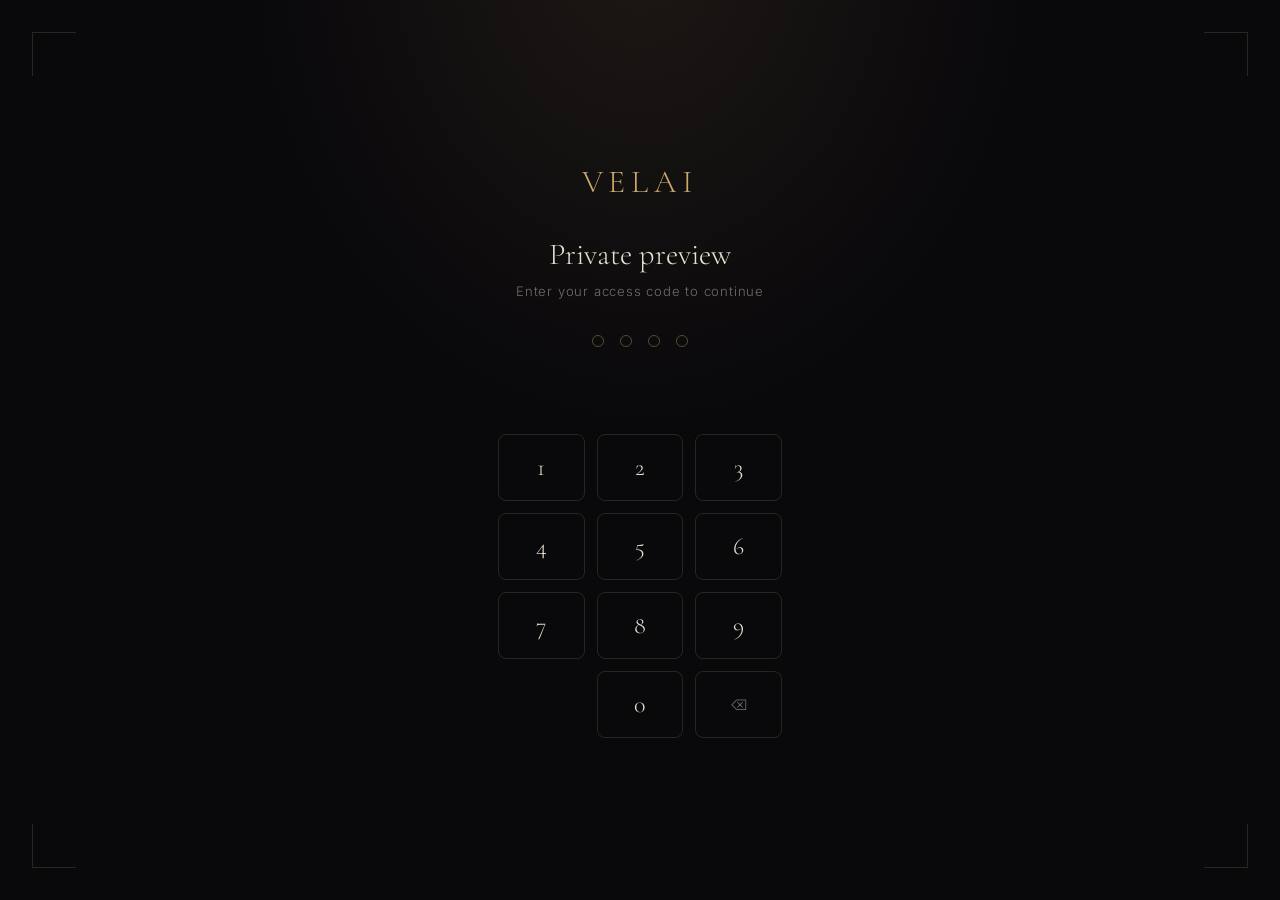
<file: sustainability.html>
<!DOCTYPE html>
<html lang="en">
<head>
  <script>if(!sessionStorage.getItem('velai_preview')){sessionStorage.setItem('velai_return',location.pathname+location.search);location.replace('auth.html');}  </script>
  <meta charset="UTF-8" />
  <meta name="viewport" content="width=device-width, initial-scale=1.0" />
  <title>Sustainability | Velai</title>
  <link rel="preconnect" href="https://fonts.googleapis.com" />
  <link rel="preconnect" href="https://fonts.gstatic.com" crossorigin />
  <link href="https://fonts.googleapis.com/css2?family=Cormorant+Garamond:ital,wght@0,300;0,400;0,500;0,600;1,300;1,400;1,500&family=Inter:wght@300;400;500;600&display=swap" rel="stylesheet" />
  <link rel="stylesheet" href="css/style.css" />
  <link rel="stylesheet" href="css/components.css" />
  <style>
    /* ── Sustainability page ──────────────────────────────────────────── */
    .sus-hero {
      padding-top: 160px;
      padding-bottom: 96px;
      position: relative;
      overflow: hidden;
    }
    .sus-hero::before {
      content: '';
      position: absolute;
      top: 0; left: 50%;
      transform: translateX(-50%);
      width: 680px;
      height: 420px;
      background: radial-gradient(ellipse at 50% 0%, rgba(201,169,110,0.08) 0%, transparent 65%);
      pointer-events: none;
    }
    .sus-hero__inner { max-width: 740px; }
    .sus-hero h1 {
      font-size: clamp(2.6rem, 5vw, 4.2rem);
      line-height: 1.1;
      margin-top: 16px;
      margin-bottom: 24px;
    }
    .sus-hero__lead {
      font-size: 1.1rem;
      line-height: 1.85;
      color: var(--muted);
      max-width: 58ch;
    }

    /* ── Givaudan / Grasse section ────────────────────────────────────── */
    .sus-orpur {
      background: var(--surface);
      border-top: 1px solid var(--border);
      border-bottom: 1px solid var(--border);
    }
    .sus-orpur__inner {
      display: grid;
      grid-template-columns: 1fr 1fr;
      gap: 80px;
      align-items: start;
    }
    .sus-orpur__copy {
      display: flex;
      flex-direction: column;
      gap: 20px;
    }
    .sus-orpur__copy p {
      font-size: 1rem;
      line-height: 1.9;
      color: var(--muted);
    }
    .sus-orpur__copy p strong { color: var(--text); font-weight: 500; }
    .sus-orpur__panel {
      position: sticky;
      top: 120px;
    }
    .sus-badge {
      border: 1px solid var(--border-gold);
      border-radius: var(--r-md);
      padding: 36px 32px;
      background: linear-gradient(160deg, rgba(201,169,110,0.06) 0%, transparent 60%);
      display: flex;
      flex-direction: column;
      gap: 28px;
    }
    .sus-badge__label {
      font-size: 0.62rem;
      letter-spacing: 0.18em;
      text-transform: uppercase;
      color: var(--gold);
    }
    .sus-badge__name {
      font-family: var(--serif);
      font-size: 2rem;
      font-weight: 400;
      color: var(--text);
      line-height: 1.2;
    }
    .sus-badge__name em { color: var(--gold); }
    .sus-badge__divider {
      height: 1px;
      background: var(--border);
    }
    .sus-badge__attrs {
      display: flex;
      flex-direction: column;
      gap: 14px;
    }
    .sus-attr {
      display: flex;
      flex-direction: column;
      gap: 3px;
    }
    .sus-attr__label {
      font-size: 0.62rem;
      letter-spacing: 0.14em;
      text-transform: uppercase;
      color: var(--gold);
      opacity: 0.7;
    }
    .sus-attr__val {
      font-size: 0.85rem;
      color: var(--muted);
      line-height: 1.6;
    }

    /* ── "Natural is not enough" section ─────────────────────────────── */
    .sus-natural__inner {
      display: grid;
      grid-template-columns: 1fr 1fr;
      gap: 80px;
      align-items: start;
    }
    .sus-natural__copy {
      display: flex;
      flex-direction: column;
      gap: 20px;
    }
    .sus-natural__copy p {
      font-size: 1rem;
      line-height: 1.9;
      color: var(--muted);
    }
    .sus-natural__copy p strong { color: var(--text); font-weight: 500; }
    .sus-compare {
      display: flex;
      flex-direction: column;
      gap: 12px;
    }
    .sus-compare__row {
      display: grid;
      grid-template-columns: 1fr 1fr;
      gap: 12px;
    }
    .sus-compare__cell {
      border: 1px solid var(--border);
      border-radius: var(--r-sm);
      padding: 20px 18px;
      display: flex;
      flex-direction: column;
      gap: 8px;
    }
    .sus-compare__cell--bad {
      border-color: rgba(255,255,255,0.05);
      background: rgba(255,255,255,0.02);
    }
    .sus-compare__cell--good {
      border-color: var(--border-gold);
      background: rgba(201,169,110,0.04);
    }
    .sus-compare__eyebrow {
      font-size: 0.58rem;
      letter-spacing: 0.16em;
      text-transform: uppercase;
    }
    .sus-compare__eyebrow--bad  { color: var(--muted); opacity: 0.6; }
    .sus-compare__eyebrow--good { color: var(--gold); }
    .sus-compare__cell h4 {
      font-family: var(--serif);
      font-size: 1rem;
      font-weight: 400;
      color: var(--text);
      line-height: 1.3;
    }
    .sus-compare__cell p {
      font-size: 0.8rem;
      line-height: 1.7;
      color: var(--muted);
    }

    /* ── Packaging section ────────────────────────────────────────────── */
    .sus-packaging {
      background: var(--surface);
      border-top: 1px solid var(--border);
      border-bottom: 1px solid var(--border);
    }
    .sus-pkg__grid {
      display: grid;
      grid-template-columns: repeat(3, 1fr);
      gap: 0;
    }
    .sus-pkg-item {
      padding: 52px 40px;
      border-right: 1px solid var(--border);
      display: flex;
      flex-direction: column;
      gap: 16px;
    }
    .sus-pkg-item:last-child { border-right: none; }
    .sus-pkg-item__num {
      font-size: 0.62rem;
      letter-spacing: 0.16em;
      color: var(--gold);
      text-transform: uppercase;
    }
    .sus-pkg-item__icon {
      font-size: 1.4rem;
      color: var(--gold);
      line-height: 1;
    }
    .sus-pkg-item h3 {
      font-family: var(--serif);
      font-size: 1.35rem;
      font-weight: 400;
      line-height: 1.3;
    }
    .sus-pkg-item p {
      font-size: 0.88rem;
      line-height: 1.8;
      color: var(--muted);
    }

    /* ── EU manufacturing ─────────────────────────────────────────────── */
    .sus-eu__inner {
      display: grid;
      grid-template-columns: 1fr 1fr;
      gap: 80px;
      align-items: start;
    }
    .sus-eu__copy {
      display: flex;
      flex-direction: column;
      gap: 20px;
    }
    .sus-eu__copy p {
      font-size: 1rem;
      line-height: 1.9;
      color: var(--muted);
    }
    .sus-eu__copy p strong { color: var(--text); font-weight: 500; }
    .sus-pillars {
      display: flex;
      flex-direction: column;
      gap: 0;
    }
    .sus-pillar {
      display: flex;
      gap: 18px;
      align-items: flex-start;
      padding: 24px 0;
      border-bottom: 1px solid var(--border);
    }
    .sus-pillar:first-child { padding-top: 0; }
    .sus-pillar:last-child  { border-bottom: none; padding-bottom: 0; }
    .sus-pillar__icon {
      flex-shrink: 0;
      color: var(--gold);
      font-size: 0.9rem;
      margin-top: 2px;
    }
    .sus-pillar div { display: flex; flex-direction: column; gap: 4px; }
    .sus-pillar h4 { font-size: 0.88rem; font-weight: 600; }
    .sus-pillar p  { font-size: 0.84rem; }

    /* ── B Corp ───────────────────────────────────────────────────────── */
    .sus-bcorp {
      background: var(--surface);
      border-top: 1px solid var(--border);
      border-bottom: 1px solid var(--border);
    }
    .sus-bcorp__inner {
      display: grid;
      grid-template-columns: 1fr 1fr;
      gap: 80px;
      align-items: center;
    }
    .sus-bcorp__copy {
      display: flex;
      flex-direction: column;
      gap: 20px;
    }
    .sus-bcorp__copy p {
      font-size: 1rem;
      line-height: 1.9;
      color: var(--muted);
    }
    .sus-bcorp__copy p strong { color: var(--text); font-weight: 500; }
    .sus-bcorp__badge {
      border: 1px solid var(--border-gold);
      border-radius: var(--r-lg);
      padding: 56px 40px;
      text-align: center;
      display: flex;
      flex-direction: column;
      align-items: center;
      gap: 16px;
      background: linear-gradient(160deg, rgba(201,169,110,0.05) 0%, transparent 60%);
    }
    .sus-bcorp__badge-mark {
      font-family: var(--serif);
      font-size: 3.5rem;
      font-weight: 300;
      color: var(--gold);
      line-height: 1;
    }
    .sus-bcorp__badge-label {
      font-size: 0.68rem;
      letter-spacing: 0.16em;
      text-transform: uppercase;
      color: var(--muted);
      max-width: 24ch;
      line-height: 1.6;
    }
    .sus-bcorp__badge-note {
      font-family: var(--serif);
      font-style: italic;
      font-size: 1rem;
      color: var(--muted);
      border-top: 1px solid var(--border);
      padding-top: 16px;
      width: 100%;
      text-align: center;
    }

    /* ── CTA ──────────────────────────────────────────────────────────── */
    .sus-cta__inner {
      border: 1px solid var(--border-gold);
      border-radius: var(--r-lg);
      padding: 80px 48px;
      text-align: center;
      display: flex;
      flex-direction: column;
      align-items: center;
      gap: 20px;
      background: linear-gradient(160deg, rgba(201,169,110,0.05) 0%, transparent 60%);
    }
    .sus-cta__inner p {
      font-size: 1rem;
      line-height: 1.85;
      color: var(--muted);
      max-width: 48ch;
    }

    /* ── Responsive ───────────────────────────────────────────────────── */
    @media (max-width: 900px) {
      .sus-orpur__inner,
      .sus-natural__inner,
      .sus-eu__inner,
      .sus-bcorp__inner  { grid-template-columns: 1fr; gap: 52px; }
      .sus-orpur__panel  { position: static; }
      .sus-pkg__grid     { grid-template-columns: 1fr; }
      .sus-pkg-item      { border-right: none; border-bottom: 1px solid var(--border); }
      .sus-pkg-item:last-child { border-bottom: none; }
    }
    @media (max-width: 640px) {
      .sus-cta__inner { padding: 56px 24px; }
      .sus-compare__row { grid-template-columns: 1fr; }
    }
  </style>
</head>
<body>

  <!-- NAV -->
  <header class="nav" id="nav">
    <div class="container nav__inner">
      <a href="index.html" class="nav__logo">Velai</a>
      <nav class="nav__links" id="navLinks">
        <a href="index.html#how-it-works">How it works</a>
        <a href="about.html">About us</a>
        <a href="sustainability.html" class="active">Our product &amp; sustainability</a>
      </nav>
      <div class="nav__actions">
        <a href="quiz.html" class="btn btn--primary">Start the quiz</a>
      </div>
      <button class="nav__hamburger" id="hamburger" aria-label="Open menu">
        <span></span><span></span><span></span>
      </button>
    </div>
  </header>

  <main>

    <!-- HERO -->
    <section class="sus-hero">
      <div class="container sus-hero__inner">
        <p class="eyebrow reveal-hero">Our commitment</p>
        <h1 class="reveal-hero">Made well.<br /><em>For the long run.</em></h1>
        <p class="sus-hero__lead reveal-hero">
          Sustainability at Velai isn't a marketing position. It's the standard we hold
          our ingredients, our packaging, and our people to every day. Here's exactly what
          that means.
        </p>
      </div>
    </section>

    <!-- GIVAUDAN ORPUR -->
    <section class="sus-orpur section">
      <div class="container sus-orpur__inner">

        <div class="sus-orpur__copy reveal">
          <p class="eyebrow">Ingredient sourcing</p>
          <h2>Grasse. Our atelier.<br /><em>Givaudan Orpur.</em></h2>
          <p>
            Every Velai fragrance is composed and produced in <strong>Grasse, in the south of France</strong>,
            the birthplace of modern perfumery, home to the finest raw materials in the world.
            Our small atelier sits at the heart of this tradition, working with master perfumers
            who have spent careers in this landscape.
          </p>
          <p>
            Our ingredient standard is Givaudan's <strong>Orpur programme</strong>, the most rigorous
            traceability and quality certification in the fragrance industry. Every raw material
            we source carries a full chain of custody: from the farm or distillery, through to
            the ingredient supplier, through to us. You know exactly what you're wearing,
            and where it came from.
          </p>
          <p>
            Orpur ingredients are tested not just for purity but for socio-environmental
            impact across their entire supply chain. Farmers are paid fairly. Extraction
            methods are audited. The communities that grow our ingredients benefit from
            the relationship, not just the buyer at the end of it.
          </p>
        </div>

        <div class="sus-orpur__panel reveal">
          <div class="sus-badge">
            <span class="sus-badge__label">Our ingredient standard</span>
            <div class="sus-badge__name">Givaudan<br /><em>Orpur&trade;</em></div>
            <div class="sus-badge__divider"></div>
            <div class="sus-badge__attrs">
              <div class="sus-attr">
                <span class="sus-attr__label">Certification</span>
                <span class="sus-attr__val">Full supply chain traceability, farm to vial</span>
              </div>
              <div class="sus-attr">
                <span class="sus-attr__label">Produced in</span>
                <span class="sus-attr__val">Grasse, Alpes-Maritimes, France</span>
              </div>
              <div class="sus-attr">
                <span class="sus-attr__label">Standard</span>
                <span class="sus-attr__val">Socio-environmental audit at every stage of the supply chain</span>
              </div>
              <div class="sus-attr">
                <span class="sus-attr__label">Why it matters</span>
                <span class="sus-attr__val">The industry's most transparent ingredient programme. Nothing is hidden.</span>
              </div>
            </div>
          </div>
        </div>

      </div>
    </section>

    <!-- THE NATURAL MYTH -->
    <section class="section">
      <div class="container sus-natural__inner">

        <div class="sus-natural__copy reveal">
          <p class="eyebrow">The science</p>
          <h2>Natural isn't always<br /><em>better for your skin.</em></h2>
          <p>
            One of the most persistent myths in fragrance is that "natural" means safe, and
            "synthetic" means harmful. The evidence says otherwise, and we think you deserve
            to know the difference.
          </p>
          <p>
            <strong>Citrus essential oils</strong>, beloved for their fresh, clean profile,
            are among the most common causes of skin sensitisation and phototoxicity in
            conventional perfumery. Cold-pressed bergamot, lemon, and lime oil contain
            furanocoumarins that can cause lasting pigmentation changes when skin is exposed
            to UV light after application. Some natural oakmoss and tree-moss extracts carry
            atranol, a potent allergen regulated by the IFRA for exactly this reason.
          </p>
          <p>
            At Velai, we use the <strong>strongest, most skin-friendly variants</strong> available,
            including ISO-certified aroma chemicals and precisely dosed naturals that deliver
            the same olfactory experience without the sensitisation risk. Where a competitor
            like FFern leads with "100% natural" as a virtue, we lead with what the science
            actually supports: the right ingredient, in the right concentration, tested for
            your skin.
          </p>
          <p>
            This isn't a compromise on quality. It's what quality actually means.
          </p>
        </div>

        <div class="sus-compare reveal">
          <p class="eyebrow" style="margin-bottom: 20px;">Side by side</p>
          <div class="sus-compare__row">
            <div class="sus-compare__cell sus-compare__cell--bad">
              <span class="sus-compare__eyebrow sus-compare__eyebrow--bad">The "natural" claim</span>
              <h4>Cold-pressed citrus oils</h4>
              <p>Contain furanocoumarins. Phototoxic on sun-exposed skin. Common trigger for sensitisation and pigmentation.</p>
            </div>
            <div class="sus-compare__cell sus-compare__cell--good">
              <span class="sus-compare__eyebrow sus-compare__eyebrow--good">The Velai standard</span>
              <h4>Bergapten-free &amp; ISO variants</h4>
              <p>Same fresh citrus lift. Zero phototoxic compounds. Safe across all skin types, all conditions.</p>
            </div>
          </div>
          <div class="sus-compare__row">
            <div class="sus-compare__cell sus-compare__cell--bad">
              <span class="sus-compare__eyebrow sus-compare__eyebrow--bad">The "natural" claim</span>
              <h4>Natural oakmoss &amp; treemoss</h4>
              <p>Contain atranol, a potent allergen regulated and restricted by IFRA due to widespread sensitisation.</p>
            </div>
            <div class="sus-compare__cell sus-compare__cell--good">
              <span class="sus-compare__eyebrow sus-compare__eyebrow--good">The Velai standard</span>
              <h4>Evernyl-free moss materials</h4>
              <p>Deep, earthy complexity preserved. Allergen profile eliminated. IFRA compliant at every usage level.</p>
            </div>
          </div>
          <div class="sus-compare__row">
            <div class="sus-compare__cell sus-compare__cell--bad">
              <span class="sus-compare__eyebrow sus-compare__eyebrow--bad">The "natural" claim</span>
              <h4>Unregulated "natural" sourcing</h4>
              <p>No chain of custody. Batch inconsistency. Environmental and labour practices often unverified.</p>
            </div>
            <div class="sus-compare__cell sus-compare__cell--good">
              <span class="sus-compare__eyebrow sus-compare__eyebrow--good">The Velai standard</span>
              <h4>Givaudan Orpur&trade; certification</h4>
              <p>Full traceability from farm to vial. Every batch audited. Every supplier held to a social and environmental standard.</p>
            </div>
          </div>
        </div>

      </div>
    </section>

    <!-- PACKAGING -->
    <section class="sus-packaging section">
      <div class="container">
        <div class="section__header reveal">
          <p class="eyebrow">Packaging</p>
          <h2>Nothing wasted.<br /><em>Everything considered.</em></h2>
          <p class="section__desc">
            We designed our packaging around one rule: if it can't be reused, recycled,
            or responsibly sourced, it doesn't belong in a Velai box.
          </p>
        </div>
        <div class="sus-pkg__grid">

          <div class="sus-pkg-item reveal" style="--d:0ms">
            <span class="sus-pkg-item__num">01</span>
            <span class="sus-pkg-item__icon" aria-hidden="true">&#9671;</span>
            <h3>Leather vial holders</h3>
            <p>
              Your Discovery Kit vials sit in individually stitched leather cradles,
              made by local artisans in the Grasse region. Vegetable-tanned, durable,
              and designed to last for years, not to be thrown away after one unboxing.
              This is your keepsake, not your waste.
            </p>
          </div>

          <div class="sus-pkg-item reveal" style="--d:120ms">
            <span class="sus-pkg-item__num">02</span>
            <span class="sus-pkg-item__icon" aria-hidden="true">&#9711;</span>
            <h3>Recycled glass throughout</h3>
            <p>
              Every vial, every bottle we produce is made from recycled glass,
              the most inert and recyclable packaging material available.
              Our full 50ml bottles are designed to be refilled indefinitely.
              When a glass vial reaches end of life, it goes back into the recycling stream
              without degradation in quality.
            </p>
          </div>

          <div class="sus-pkg-item reveal" style="--d:240ms">
            <span class="sus-pkg-item__num">03</span>
            <span class="sus-pkg-item__icon" aria-hidden="true">&#9650;</span>
            <h3>Minimal, recyclable outer packaging</h3>
            <p>
              Our shipping materials are FSC-certified card and recycled paper with no
              single-use plastics and no foam inserts. The outer box is printed with
              soy-based inks and is fully recyclable kerbside. We removed every
              element that served aesthetics over the environment.
            </p>
          </div>

        </div>
      </div>
    </section>

    <!-- EU MANUFACTURING & ETHICS -->
    <section class="section">
      <div class="container sus-eu__inner">

        <div class="sus-eu__copy reveal">
          <p class="eyebrow">Where we make it</p>
          <h2>Proudly manufacturing<br /><em>in the European Union.</em></h2>
          <p>
            Every Velai fragrance is produced in France, subject to the most stringent
            environmental and labour regulations in the world. EU manufacturing means
            <strong>clean production standards, fair wages, and no race to the bottom</strong> on costs.
          </p>
          <p>
            Our atelier in Grasse employs locally. The people who compound your fragrance
            are from the region, many with family ties to the perfumery industry that stretch
            back generations. We pay above the local market rate and we don't use agency
            workers or seasonal labour to keep costs down.
          </p>
          <p>
            This is a deliberate choice. Manufacturing locally costs more. We believe it
            costs less than the alternative.
          </p>
        </div>

        <div class="sus-pillars reveal">
          <div class="sus-pillar">
            <span class="sus-pillar__icon" aria-hidden="true">&#9679;</span>
            <div>
              <h4>EU production standards</h4>
              <p>REACH compliance, strict wastewater regulation, and energy efficiency requirements that no offshore alternative meets.</p>
            </div>
          </div>
          <div class="sus-pillar">
            <span class="sus-pillar__icon" aria-hidden="true">&#9711;</span>
            <div>
              <h4>Local hiring in Grasse</h4>
              <p>We recruit from the community around our atelier. Every role filled locally supports a region that has been at the centre of perfumery for five centuries.</p>
            </div>
          </div>
          <div class="sus-pillar">
            <span class="sus-pillar__icon" aria-hidden="true">&#9650;</span>
            <div>
              <h4>Ethical supply chain</h4>
              <p>Givaudan Orpur certification covers our upstream suppliers too. Fair pricing, no coercive contracts, and third-party audits at every tier.</p>
            </div>
          </div>
          <div class="sus-pillar">
            <span class="sus-pillar__icon" aria-hidden="true">&#9670;</span>
            <div>
              <h4>No greenwashing</h4>
              <p>We don't claim carbon neutrality through offset schemes or print vague pledges on our packaging. Every commitment here is operational and verifiable today.</p>
            </div>
          </div>
        </div>

      </div>
    </section>

    <!-- B CORP -->
    <section class="sus-bcorp section">
      <div class="container sus-bcorp__inner">

        <div class="sus-bcorp__copy reveal">
          <p class="eyebrow">The road ahead</p>
          <h2>We are working toward<br /><em>B Corp certification.</em></h2>
          <p>
            B Corp certification is the most rigorous third-party standard for social and
            environmental performance in business. We are actively working through the
            assessment, measuring our impact across governance, workers, community,
            environment, and customers.
          </p>
          <p>
            We don't have the certification yet. We won't say we do. But <strong>every
            operational decision we make is shaped by the standard we intend to meet</strong>,
            from how we hire to how we source to how we package.
          </p>
          <p>
            When we certify, it won't be a rebrand. It will simply be confirmation
            of what we've been doing from the start.
          </p>
        </div>

        <div class="sus-bcorp__badge reveal">
          <div class="sus-bcorp__badge-mark">B</div>
          <span class="sus-bcorp__badge-label">Pursuing B Corp certification, in progress</span>
          <div class="sus-bcorp__badge-note">
            We are working toward verification across all five B Impact Assessment categories.
          </div>
        </div>

      </div>
    </section>

    <!-- CTA -->
    <section class="section">
      <div class="container">
        <div class="sus-cta__inner reveal">
          <p class="eyebrow">Wear it well</p>
          <h2>A fragrance you can feel good about.</h2>
          <p>
            Ingredients you can trace. Packaging designed to last. Made in France,
            by people paid fairly to make it. Your scent shouldn't cost the world,
            and with Velai, it won't.
          </p>
          <a href="quiz.html" class="btn btn--primary btn--lg">Find your fragrance</a>
          <a href="about.html" class="btn btn--ghost">Read our story</a>
        </div>
      </div>
    </section>

  </main>

  <!-- FOOTER -->
  <footer class="footer">
    <div class="container footer__inner">
      <div class="footer__brand">
        <a href="index.html" class="nav__logo">Velai</a>
        <p class="footer__tagline"><em>"A fragrance that fits your life. Forever."</em></p>
        <p class="footer__crafted">Crafted by Guerlain-trained perfumers &middot; Powered by AI</p>
      </div>
      <div class="footer__links">
        <div class="footer__col">
          <h4>Shop</h4>
          <a href="index.html#discovery-kit">Discovery Kit</a>
          <a href="index.html#pricing">Full Bottles</a>
          <a href="index.html#pricing">Subscription</a>
          <a href="index.html#body-collection">Body Collection</a>
        </div>
        <div class="footer__col">
          <h4>Company</h4>
          <a href="about.html">Our story</a>
          <a href="sustainability.html" class="active">Sustainability</a>
          <a href="#">Careers</a>
          <a href="#">Press</a>
        </div>
        <div class="footer__col">
          <h4>Support</h4>
          <a href="index.html#how-it-works">How it works</a>
          <a href="#">FAQ</a>
          <a href="#">Contact us</a>
        </div>
      </div>
    </div>
    <div class="container footer__bottom">
      <p>&copy; 2026 Velai. All rights reserved.</p>
      <div class="footer__legal">
        <a href="#">Privacy</a>
        <a href="#">Terms</a>
        <a href="#">Cookies</a>
      </div>
    </div>
  </footer>

  <script src="js/main.js"></script>
</body>
</html>
</file>
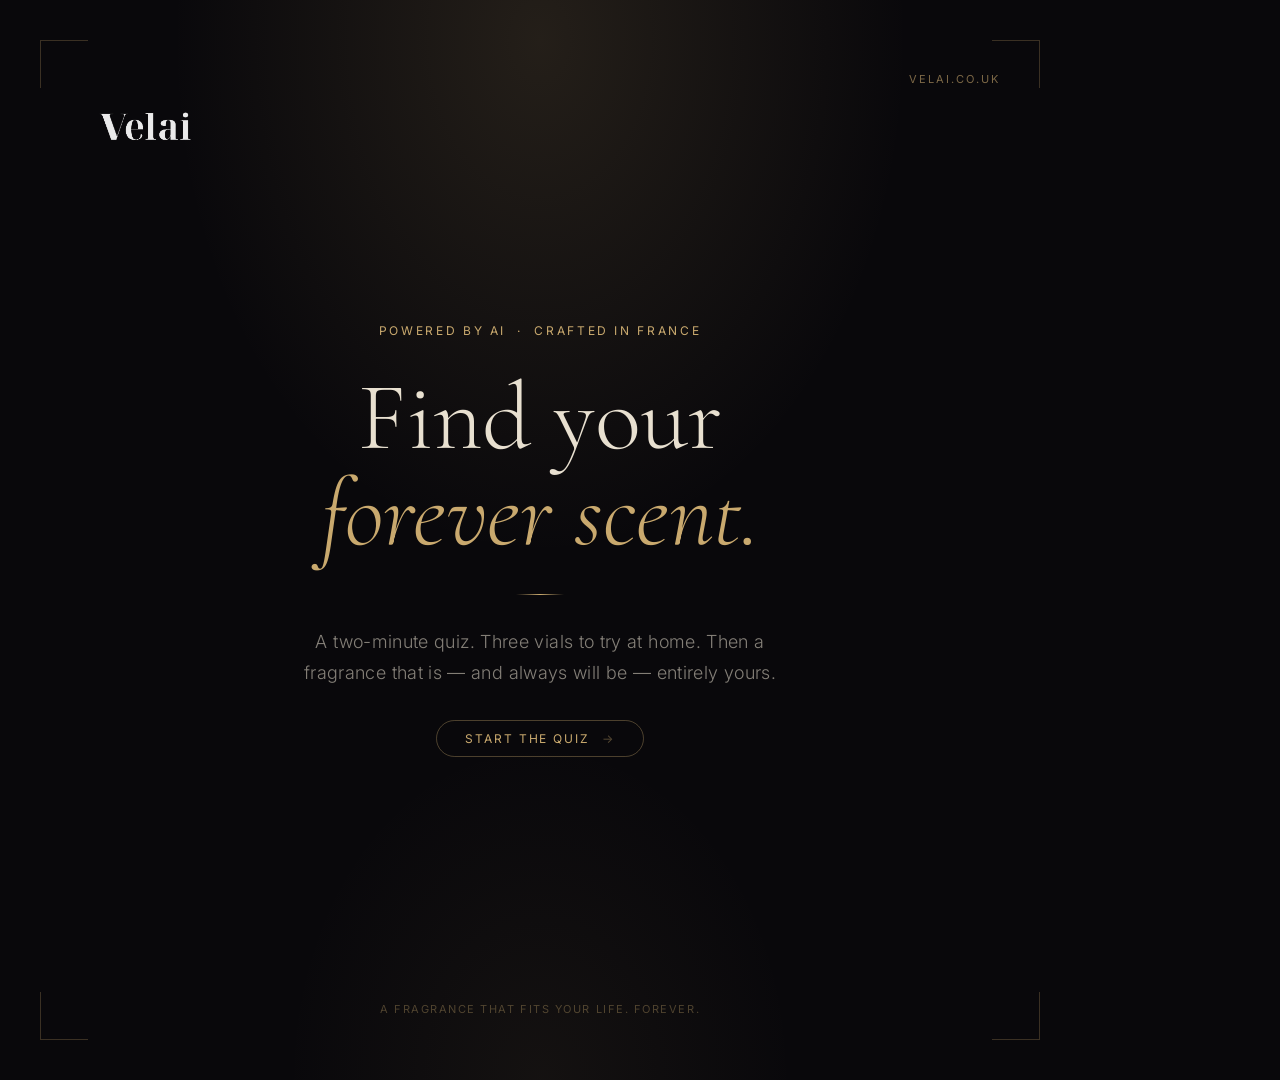
<file: instagram/post1-brand.html>
<!DOCTYPE html>
<html>
<head>
<meta charset="UTF-8"/>
<link href="https://fonts.googleapis.com/css2?family=Cormorant+Garamond:ital,wght@0,300;0,400;0,500;1,300;1,400&family=Inter:wght@300;400;500&display=swap" rel="stylesheet"/>
<style>
  *, *::before, *::after { margin: 0; padding: 0; box-sizing: border-box; }
  body {
    width: 1080px; height: 1080px; overflow: hidden;
    background: #09080b;
    font-family: 'Inter', sans-serif;
    color: #e8e0d0;
    display: flex; align-items: center; justify-content: center;
  }
  .wrap {
    width: 100%; height: 100%;
    position: relative;
    display: flex; flex-direction: column;
    align-items: center; justify-content: center;
    padding: 80px;
  }
  .glow {
    position: absolute;
    top: -100px; left: 50%; transform: translateX(-50%);
    width: 800px; height: 700px;
    background: radial-gradient(ellipse at 50% 20%, rgba(201,169,110,0.14) 0%, transparent 65%);
    pointer-events: none;
  }
  .glow2 {
    position: absolute;
    bottom: 0; left: 50%; transform: translateX(-50%);
    width: 600px; height: 400px;
    background: radial-gradient(ellipse at 50% 100%, rgba(201,169,110,0.06) 0%, transparent 60%);
    pointer-events: none;
  }
  .logo {
    position: absolute;
    top: 48px; left: 64px;
    width: 160px;
    mix-blend-mode: screen;
    opacity: 0.92;
  }
  .tag {
    position: absolute;
    top: 72px; right: 80px;
    font-size: 11px;
    font-weight: 400;
    letter-spacing: 0.18em;
    text-transform: uppercase;
    color: rgba(201,169,110,0.6);
  }
  .centre {
    display: flex; flex-direction: column;
    align-items: center; text-align: center;
    gap: 32px;
    position: relative; z-index: 1;
  }
  .eyebrow {
    font-size: 12px;
    font-weight: 400;
    letter-spacing: 0.22em;
    text-transform: uppercase;
    color: #c9a96e;
  }
  h1 {
    font-family: 'Cormorant Garamond', serif;
    font-size: 96px;
    font-weight: 300;
    line-height: 1.0;
    color: #e8e0d0;
  }
  h1 em {
    font-style: italic;
    color: #c9a96e;
  }
  .divider {
    width: 48px; height: 1px;
    background: linear-gradient(90deg, transparent, #c9a96e, transparent);
  }
  .sub {
    font-size: 18px;
    font-weight: 300;
    line-height: 1.7;
    color: rgba(232,224,208,0.55);
    max-width: 520px;
    letter-spacing: 0.02em;
  }
  .pill {
    display: inline-flex; align-items: center;
    border: 1px solid rgba(201,169,110,0.35);
    border-radius: 999px;
    padding: 10px 28px;
    font-size: 12px;
    letter-spacing: 0.16em;
    text-transform: uppercase;
    color: #c9a96e;
    gap: 12px;
  }
  .pill span { opacity: 0.4; }
  .bottom {
    position: absolute;
    bottom: 64px; left: 50%; transform: translateX(-50%);
    font-size: 11px;
    letter-spacing: 0.14em;
    text-transform: uppercase;
    color: rgba(201,169,110,0.35);
    white-space: nowrap;
  }
  /* decorative corner lines */
  .corner {
    position: absolute;
    width: 48px; height: 48px;
  }
  .corner--tl { top: 40px; left: 40px; border-top: 1px solid rgba(201,169,110,0.25); border-left: 1px solid rgba(201,169,110,0.25); }
  .corner--tr { top: 40px; right: 40px; border-top: 1px solid rgba(201,169,110,0.25); border-right: 1px solid rgba(201,169,110,0.25); }
  .corner--bl { bottom: 40px; left: 40px; border-bottom: 1px solid rgba(201,169,110,0.25); border-left: 1px solid rgba(201,169,110,0.25); }
  .corner--br { bottom: 40px; right: 40px; border-bottom: 1px solid rgba(201,169,110,0.25); border-right: 1px solid rgba(201,169,110,0.25); }
</style>
</head>
<body>
<div class="wrap">
  <div class="glow"></div>
  <div class="glow2"></div>
  <div class="corner corner--tl"></div>
  <div class="corner corner--tr"></div>
  <div class="corner corner--bl"></div>
  <div class="corner corner--br"></div>

  <img class="logo" src="../assets/ChatGPT Image May 17, 2026 at 03_10_49 PM.png" alt="Velai" />
  <div class="tag">velai.co.uk</div>

  <div class="centre">
    <p class="eyebrow">Powered by AI &nbsp;·&nbsp; Crafted in France</p>
    <h1>Find your<br/><em>forever scent.</em></h1>
    <div class="divider"></div>
    <p class="sub">A two-minute quiz. Three vials to try at home. Then a fragrance that is — and always will be — entirely yours.</p>
    <div class="pill">Start the quiz <span>→</span></div>
  </div>

  <div class="bottom">A fragrance that fits your life. Forever.</div>
</div>
</body>
</html>
</file>
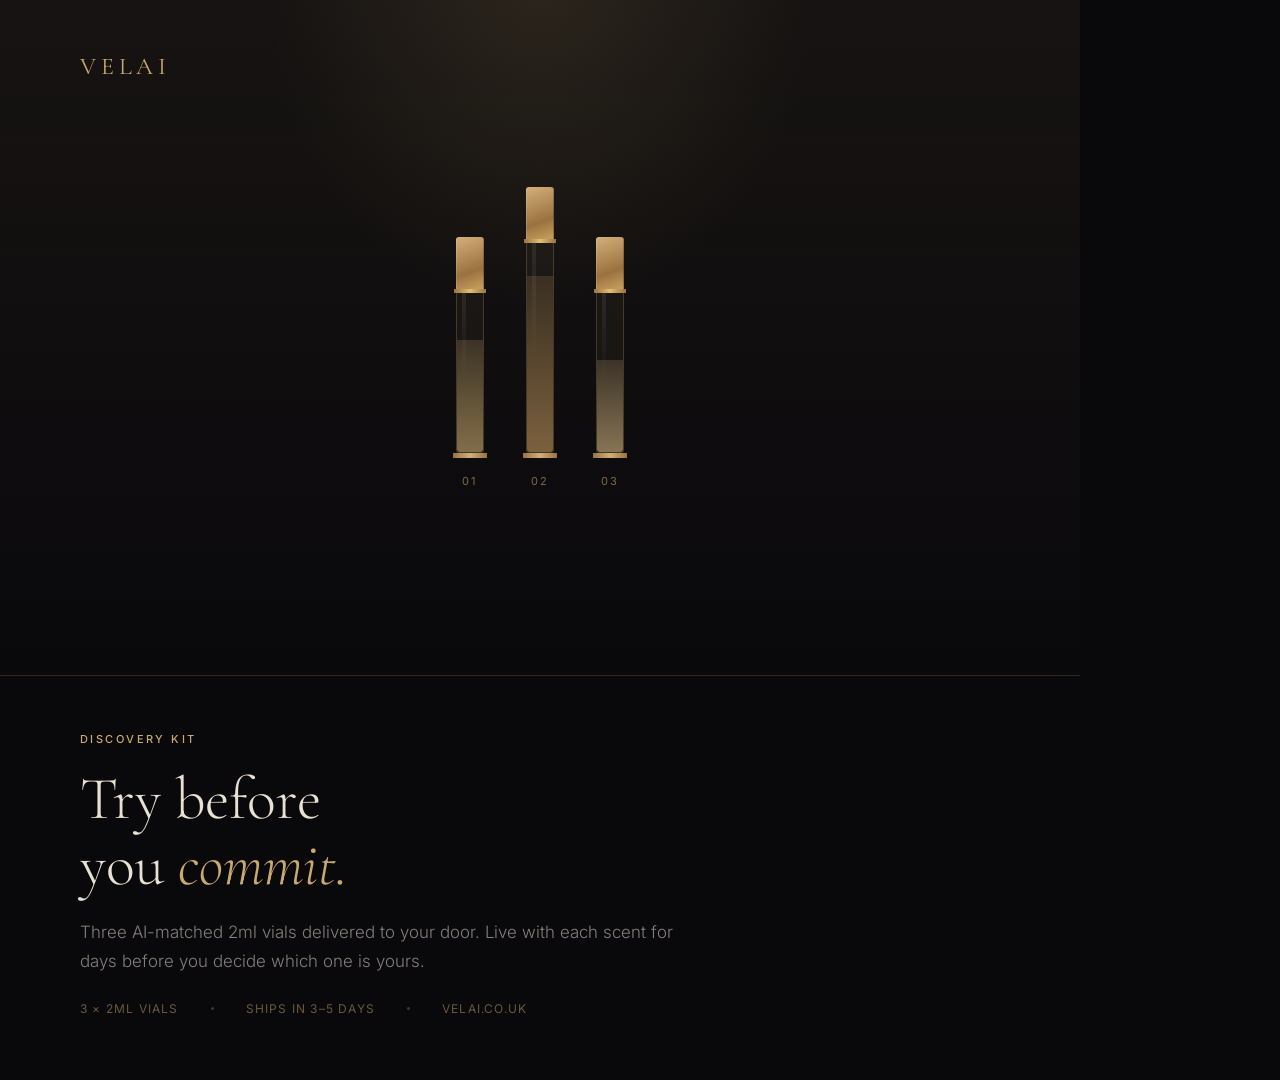
<file: instagram/post2-kit.html>
<!DOCTYPE html>
<html>
<head>
<meta charset="UTF-8"/>
<link href="https://fonts.googleapis.com/css2?family=Cormorant+Garamond:ital,wght@0,300;0,400;0,500;1,300;1,400&family=Inter:wght@300;400;500&display=swap" rel="stylesheet"/>
<style>
  *, *::before, *::after { margin: 0; padding: 0; box-sizing: border-box; }
  body {
    width: 1080px; height: 1080px; overflow: hidden;
    background: #09080b;
    font-family: 'Inter', sans-serif;
    color: #e8e0d0;
  }
  .wrap { width: 100%; height: 100%; position: relative; display: flex; flex-direction: column; }

  /* top half — visual */
  .top {
    flex: 1;
    background: linear-gradient(180deg, rgba(201,169,110,0.07) 0%, rgba(9,8,11,0) 100%);
    border-bottom: 1px solid rgba(201,169,110,0.15);
    display: flex; align-items: center; justify-content: center;
    position: relative; overflow: hidden;
  }
  .top-glow {
    position: absolute;
    top: -60px; left: 50%; transform: translateX(-50%);
    width: 600px; height: 400px;
    background: radial-gradient(ellipse at 50% 10%, rgba(201,169,110,0.12) 0%, transparent 65%);
  }
  /* vials */
  .vials { display: flex; align-items: flex-end; gap: 36px; position: relative; z-index: 1; }
  .vl { display: flex; flex-direction: column; align-items: center; }
  .vl__cap {
    width: 28px; height: 52px;
    background: linear-gradient(160deg, #d4af7a 0%, #9a7240 65%, #c9a060 100%);
    border-radius: 3px 3px 0 0;
    box-shadow: inset 1px 0 0 rgba(255,255,255,0.14), inset -1px 0 0 rgba(0,0,0,0.22);
  }
  .vl__collar { width: 32px; height: 4px; background: linear-gradient(90deg, #9a7240, #e0c070, #9a7240); }
  .vl__glass {
    width: 28px;
    border: 1px solid rgba(201,169,110,0.25);
    border-top: none;
    border-radius: 0 0 3px 3px;
    background: rgba(201,169,110,0.05);
    overflow: hidden; position: relative;
  }
  .vl--1 .vl__glass, .vl--3 .vl__glass { height: 160px; }
  .vl--2 .vl__glass { height: 210px; }
  .vl__liquid {
    position: absolute; bottom: 0; left: 0; right: 0;
    border-radius: 0 0 3px 3px;
  }
  .vl--1 .vl__liquid { height: 70%; background: linear-gradient(180deg, rgba(201,169,110,0.2), rgba(201,169,110,0.6)); }
  .vl--2 .vl__liquid { height: 84%; background: linear-gradient(180deg, rgba(178,138,84,0.2), rgba(178,138,84,0.65)); }
  .vl--3 .vl__liquid { height: 58%; background: linear-gradient(180deg, rgba(218,185,130,0.18), rgba(218,185,130,0.58)); }
  .vl__shine { position: absolute; top: 0; left: 5px; width: 4px; height: 100%; background: linear-gradient(180deg, rgba(255,255,255,0.08), transparent 55%); }
  .vl__foot { width: 34px; height: 5px; background: linear-gradient(90deg, #9a7240, #d4af7a, #9a7240); }
  .vl__num { margin-top: 16px; font-size: 11px; letter-spacing: 0.2em; color: #c9a96e; opacity: 0.6; font-family: 'Inter', sans-serif; }

  /* bottom half — copy */
  .bottom {
    padding: 56px 80px 64px;
    display: flex; flex-direction: column; gap: 20px;
  }
  .eyebrow { font-size: 11px; font-weight: 500; letter-spacing: 0.22em; text-transform: uppercase; color: #c9a96e; }
  h2 { font-family: 'Cormorant Garamond', serif; font-size: 60px; font-weight: 300; line-height: 1.1; }
  h2 em { font-style: italic; color: #c9a96e; }
  .desc { font-size: 17px; font-weight: 300; line-height: 1.75; color: rgba(232,224,208,0.55); max-width: 600px; }
  .meta { display: flex; align-items: center; gap: 32px; margin-top: 4px; }
  .meta-item { font-size: 12px; letter-spacing: 0.1em; text-transform: uppercase; color: rgba(201,169,110,0.5); }
  .meta-dot { width: 3px; height: 3px; border-radius: 50%; background: rgba(201,169,110,0.3); }
  .logo { position: absolute; top: 52px; left: 80px; font-family: 'Cormorant Garamond', serif; font-size: 24px; letter-spacing: 0.2em; text-transform: uppercase; color: #c9a96e; }
</style>
</head>
<body>
<div class="wrap">
  <div class="logo">Velai</div>
  <div class="top">
    <div class="top-glow"></div>
    <div class="vials">
      <div class="vl vl--1">
        <div class="vl__cap"></div><div class="vl__collar"></div>
        <div class="vl__glass"><div class="vl__liquid"></div><div class="vl__shine"></div></div>
        <div class="vl__foot"></div><span class="vl__num">01</span>
      </div>
      <div class="vl vl--2">
        <div class="vl__cap"></div><div class="vl__collar"></div>
        <div class="vl__glass"><div class="vl__liquid"></div><div class="vl__shine"></div></div>
        <div class="vl__foot"></div><span class="vl__num">02</span>
      </div>
      <div class="vl vl--3">
        <div class="vl__cap"></div><div class="vl__collar"></div>
        <div class="vl__glass"><div class="vl__liquid"></div><div class="vl__shine"></div></div>
        <div class="vl__foot"></div><span class="vl__num">03</span>
      </div>
    </div>
  </div>
  <div class="bottom">
    <p class="eyebrow">Discovery Kit</p>
    <h2>Try before<br/>you <em>commit.</em></h2>
    <p class="desc">Three AI-matched 2ml vials delivered to your door. Live with each scent for days before you decide which one is yours.</p>
    <div class="meta">
      <span class="meta-item">3 × 2ml vials</span>
      <div class="meta-dot"></div>
      <span class="meta-item">Ships in 3–5 days</span>
      <div class="meta-dot"></div>
      <span class="meta-item">velai.co.uk</span>
    </div>
  </div>
</div>
</body>
</html>
</file>
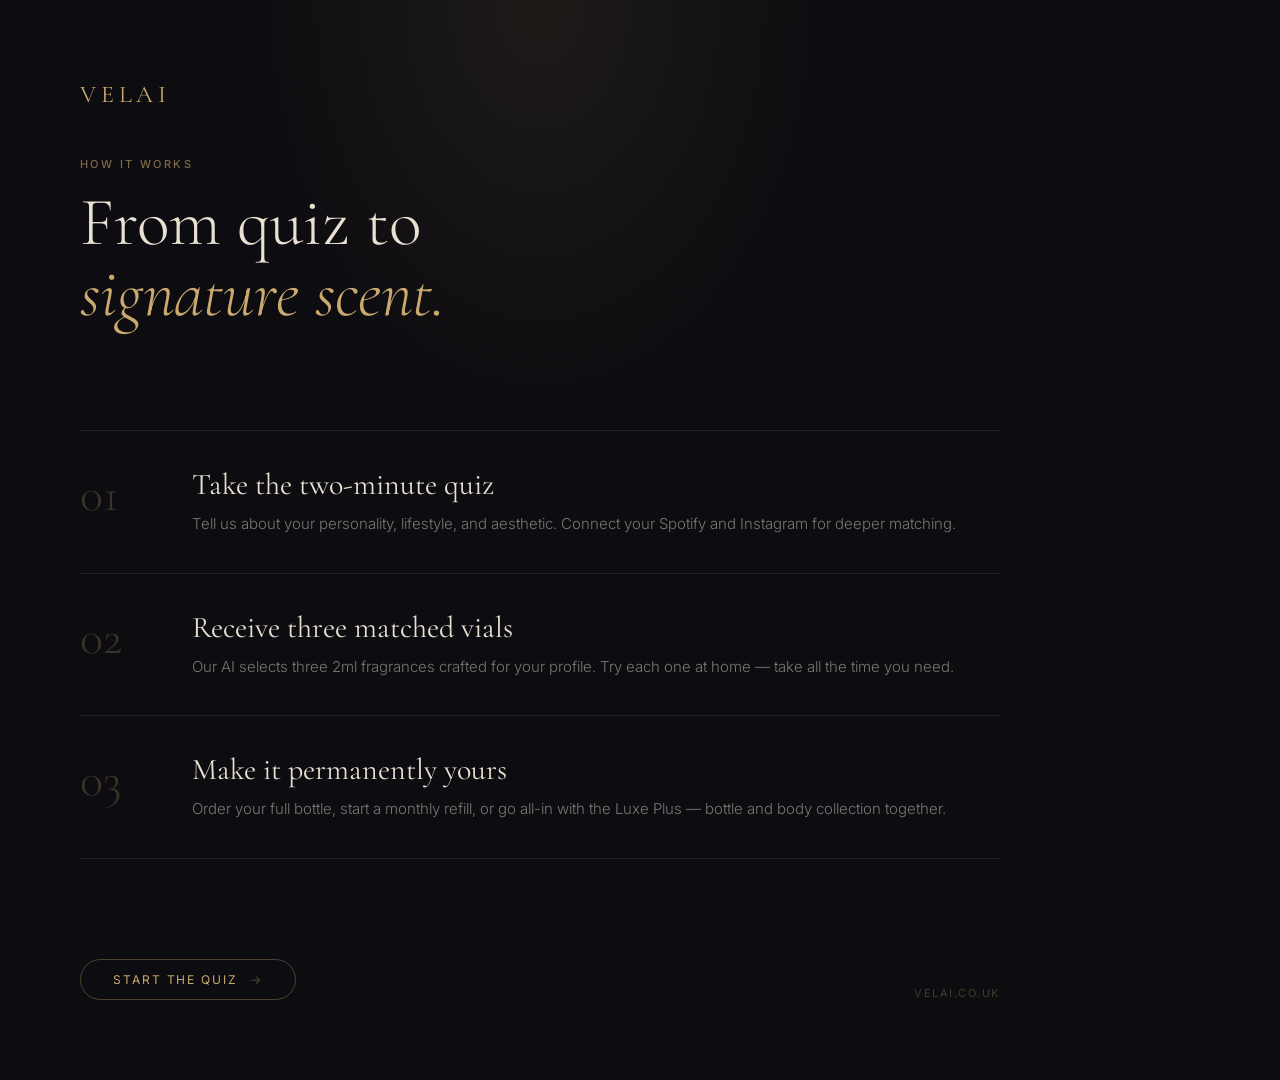
<file: instagram/post3-process.html>
<!DOCTYPE html>
<html>
<head>
<meta charset="UTF-8"/>
<link href="https://fonts.googleapis.com/css2?family=Cormorant+Garamond:ital,wght@0,300;0,400;0,500;1,300;1,400&family=Inter:wght@300;400;500&display=swap" rel="stylesheet"/>
<style>
  *, *::before, *::after { margin: 0; padding: 0; box-sizing: border-box; }
  body {
    width: 1080px; height: 1080px; overflow: hidden;
    background: #0d0c10;
    font-family: 'Inter', sans-serif;
    color: #e8e0d0;
  }
  .wrap { width: 100%; height: 100%; position: relative; padding: 80px; display: flex; flex-direction: column; justify-content: space-between; }
  .glow {
    position: absolute; top: 0; left: 50%; transform: translateX(-50%);
    width: 700px; height: 500px;
    background: radial-gradient(ellipse at 50% 0%, rgba(201,169,110,0.09) 0%, transparent 60%);
    pointer-events: none;
  }
  .header { display: flex; flex-direction: column; gap: 16px; position: relative; z-index: 1; }
  .logo { font-family: 'Cormorant Garamond', serif; font-size: 24px; letter-spacing: 0.2em; text-transform: uppercase; color: #c9a96e; }
  .eyebrow { font-size: 11px; font-weight: 500; letter-spacing: 0.22em; text-transform: uppercase; color: rgba(201,169,110,0.6); margin-top: 32px; }
  h2 { font-family: 'Cormorant Garamond', serif; font-size: 68px; font-weight: 300; line-height: 1.05; }
  h2 em { font-style: italic; color: #c9a96e; }

  .steps { display: flex; flex-direction: column; gap: 0; position: relative; z-index: 1; }
  .step {
    display: grid;
    grid-template-columns: 80px 1fr;
    gap: 32px;
    padding: 36px 0;
    border-top: 1px solid rgba(201,169,110,0.12);
    align-items: start;
  }
  .step:last-child { border-bottom: 1px solid rgba(201,169,110,0.12); }
  .step__num {
    font-family: 'Cormorant Garamond', serif;
    font-size: 48px;
    font-weight: 300;
    color: rgba(201,169,110,0.25);
    line-height: 1;
    padding-top: 4px;
  }
  .step__body { display: flex; flex-direction: column; gap: 8px; }
  .step__title { font-family: 'Cormorant Garamond', serif; font-size: 30px; font-weight: 400; line-height: 1.2; }
  .step__desc { font-size: 15px; font-weight: 300; line-height: 1.7; color: rgba(232,224,208,0.5); }

  .footer { display: flex; justify-content: space-between; align-items: flex-end; position: relative; z-index: 1; }
  .footer-cta {
    display: inline-flex; align-items: center; gap: 12px;
    border: 1px solid rgba(201,169,110,0.35); border-radius: 999px;
    padding: 12px 32px;
    font-size: 12px; letter-spacing: 0.16em; text-transform: uppercase;
    color: #c9a96e;
  }
  .footer-url { font-size: 11px; letter-spacing: 0.14em; color: rgba(201,169,110,0.3); text-transform: uppercase; }
</style>
</head>
<body>
<div class="wrap">
  <div class="glow"></div>

  <div class="header">
    <div class="logo">Velai</div>
    <p class="eyebrow">How it works</p>
    <h2>From quiz to<br/><em>signature scent.</em></h2>
  </div>

  <div class="steps">
    <div class="step">
      <div class="step__num">01</div>
      <div class="step__body">
        <h3 class="step__title">Take the two-minute quiz</h3>
        <p class="step__desc">Tell us about your personality, lifestyle, and aesthetic. Connect your Spotify and Instagram for deeper matching.</p>
      </div>
    </div>
    <div class="step">
      <div class="step__num">02</div>
      <div class="step__body">
        <h3 class="step__title">Receive three matched vials</h3>
        <p class="step__desc">Our AI selects three 2ml fragrances crafted for your profile. Try each one at home — take all the time you need.</p>
      </div>
    </div>
    <div class="step">
      <div class="step__num">03</div>
      <div class="step__body">
        <h3 class="step__title">Make it permanently yours</h3>
        <p class="step__desc">Order your full bottle, start a monthly refill, or go all-in with the Luxe Plus — bottle and body collection together.</p>
      </div>
    </div>
  </div>

  <div class="footer">
    <div class="footer-cta">Start the quiz <span style="opacity:0.4">→</span></div>
    <span class="footer-url">velai.co.uk</span>
  </div>
</div>
</body>
</html>
</file>
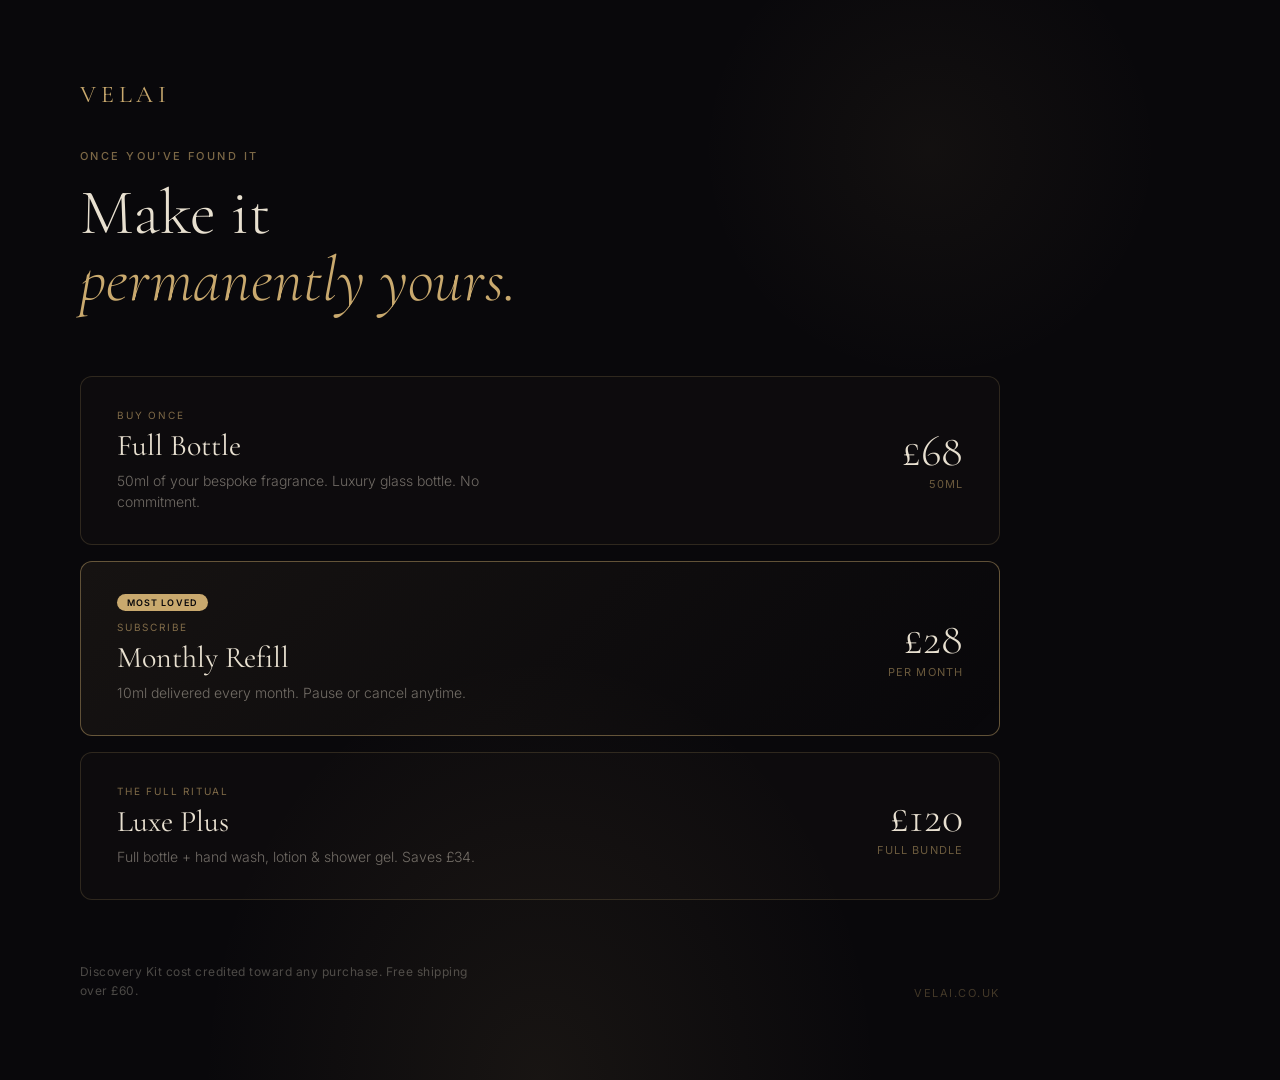
<file: instagram/post4-pricing.html>
<!DOCTYPE html>
<html>
<head>
<meta charset="UTF-8"/>
<link href="https://fonts.googleapis.com/css2?family=Cormorant+Garamond:ital,wght@0,300;0,400;0,500;1,300;1,400&family=Inter:wght@300;400;500&display=swap" rel="stylesheet"/>
<style>
  *, *::before, *::after { margin: 0; padding: 0; box-sizing: border-box; }
  body {
    width: 1080px; height: 1080px; overflow: hidden;
    background: #09080b;
    font-family: 'Inter', sans-serif;
    color: #e8e0d0;
  }
  .wrap { width: 100%; height: 100%; position: relative; padding: 80px; display: flex; flex-direction: column; justify-content: space-between; }
  .glow {
    position: absolute; bottom: 0; left: 50%; transform: translateX(-50%);
    width: 800px; height: 500px;
    background: radial-gradient(ellipse at 50% 100%, rgba(201,169,110,0.08) 0%, transparent 60%);
    pointer-events: none;
  }
  .glow2 {
    position: absolute; top: -100px; right: -100px;
    width: 500px; height: 500px;
    background: radial-gradient(ellipse, rgba(201,169,110,0.05) 0%, transparent 65%);
    pointer-events: none;
  }
  .header { position: relative; z-index: 1; display: flex; flex-direction: column; gap: 16px; }
  .logo { font-family: 'Cormorant Garamond', serif; font-size: 24px; letter-spacing: 0.2em; text-transform: uppercase; color: #c9a96e; }
  .eyebrow { font-size: 11px; font-weight: 500; letter-spacing: 0.22em; text-transform: uppercase; color: rgba(201,169,110,0.6); margin-top: 24px; }
  h2 { font-family: 'Cormorant Garamond', serif; font-size: 64px; font-weight: 300; line-height: 1.05; }
  h2 em { font-style: italic; color: #c9a96e; }

  .cards { display: flex; flex-direction: column; gap: 16px; position: relative; z-index: 1; }
  .card {
    border: 1px solid rgba(201,169,110,0.18);
    border-radius: 12px;
    padding: 32px 36px;
    display: flex; align-items: center; justify-content: space-between;
    background: rgba(201,169,110,0.025);
  }
  .card--featured {
    border-color: rgba(201,169,110,0.45);
    background: linear-gradient(135deg, rgba(201,169,110,0.07) 0%, rgba(9,8,11,0) 100%);
  }
  .card__left { display: flex; flex-direction: column; gap: 6px; }
  .card__badge {
    display: inline-flex;
    background: #c9a96e; color: #09080b;
    font-size: 9px; font-weight: 600; letter-spacing: 0.12em; text-transform: uppercase;
    padding: 3px 10px; border-radius: 999px;
    width: fit-content; margin-bottom: 4px;
  }
  .card__label { font-size: 10px; letter-spacing: 0.18em; text-transform: uppercase; color: rgba(201,169,110,0.6); }
  .card__name { font-family: 'Cormorant Garamond', serif; font-size: 30px; font-weight: 400; }
  .card__desc { font-size: 14px; font-weight: 300; color: rgba(232,224,208,0.45); line-height: 1.5; max-width: 420px; }
  .card__right { text-align: right; flex-shrink: 0; }
  .card__price { font-family: 'Cormorant Garamond', serif; font-size: 44px; font-weight: 300; color: #e8e0d0; line-height: 1; }
  .card__price-sub { font-size: 11px; letter-spacing: 0.1em; color: rgba(201,169,110,0.5); text-transform: uppercase; margin-top: 4px; }

  .footer { display: flex; justify-content: space-between; align-items: flex-end; position: relative; z-index: 1; }
  .footer-note { font-size: 12px; letter-spacing: 0.04em; color: rgba(232,224,208,0.3); max-width: 400px; line-height: 1.6; }
  .footer-url { font-size: 11px; letter-spacing: 0.14em; color: rgba(201,169,110,0.3); text-transform: uppercase; }
</style>
</head>
<body>
<div class="wrap">
  <div class="glow"></div>
  <div class="glow2"></div>

  <div class="header">
    <div class="logo">Velai</div>
    <p class="eyebrow">Once you've found it</p>
    <h2>Make it<br/><em>permanently yours.</em></h2>
  </div>

  <div class="cards">
    <div class="card">
      <div class="card__left">
        <span class="card__label">Buy once</span>
        <div class="card__name">Full Bottle</div>
        <p class="card__desc">50ml of your bespoke fragrance. Luxury glass bottle. No commitment.</p>
      </div>
      <div class="card__right">
        <div class="card__price">£68</div>
        <div class="card__price-sub">50ml</div>
      </div>
    </div>

    <div class="card card--featured">
      <div class="card__left">
        <div class="card__badge">Most loved</div>
        <span class="card__label">Subscribe</span>
        <div class="card__name">Monthly Refill</div>
        <p class="card__desc">10ml delivered every month. Pause or cancel anytime.</p>
      </div>
      <div class="card__right">
        <div class="card__price">£28</div>
        <div class="card__price-sub">per month</div>
      </div>
    </div>

    <div class="card">
      <div class="card__left">
        <span class="card__label">The full ritual</span>
        <div class="card__name">Luxe Plus</div>
        <p class="card__desc">Full bottle + hand wash, lotion &amp; shower gel. Saves £34.</p>
      </div>
      <div class="card__right">
        <div class="card__price">£120</div>
        <div class="card__price-sub">full bundle</div>
      </div>
    </div>
  </div>

  <div class="footer">
    <p class="footer-note">Discovery Kit cost credited toward any purchase. Free shipping over £60.</p>
    <span class="footer-url">velai.co.uk</span>
  </div>
</div>
</body>
</html>
</file>
<file: css/style.css>
/* ─── Reset ─────────────────────────────────────────────────────────── */
*, *::before, *::after { box-sizing: border-box; margin: 0; padding: 0; }

:root {
  --bg:           #09080b;
  --surface:      #111018;
  --surface-2:    #181620;
  --border:       rgba(255,255,255,0.07);
  --border-gold:  rgba(201,169,110,0.22);
  --text:         #f0ebe3;
  --muted:        #8a8490;
  --gold:         #c9a96e;
  --gold-light:   #dfc28e;
  --gold-dim:     rgba(201,169,110,0.10);
  --gold-glow:    rgba(201,169,110,0.06);

  --serif: 'Cormorant Garamond', Georgia, serif;
  --sans:  'Inter', system-ui, sans-serif;

  --r-sm: 4px;
  --r-md: 14px;
  --r-lg: 22px;

  --ease-out: cubic-bezier(0.22, 1, 0.36, 1);
  --t: 0.25s ease;
}

html { scroll-behavior: smooth; font-size: 16px; }

body {
  font-family: var(--sans);
  background: var(--bg);
  color: var(--text);
  line-height: 1.7;
  -webkit-font-smoothing: antialiased;
  overflow-x: hidden;
}

img { display: block; max-width: 100%; }
ul  { list-style: none; }
a   { color: inherit; text-decoration: none; transition: color var(--t); }

/* ─── Typography ────────────────────────────────────────────────────── */
h1 {
  font-family: var(--serif);
  font-size: clamp(3.2rem, 6.5vw, 6rem);
  font-weight: 400;
  line-height: 1.05;
  letter-spacing: -0.015em;
  color: var(--text);
}
h1 em { font-style: italic; color: var(--gold); }

h2 {
  font-family: var(--serif);
  font-size: clamp(2rem, 3.8vw, 3.2rem);
  font-weight: 400;
  line-height: 1.15;
  letter-spacing: -0.01em;
  color: var(--text);
}

h3 {
  font-family: var(--serif);
  font-size: clamp(1.3rem, 2vw, 1.7rem);
  font-weight: 500;
  line-height: 1.25;
  color: var(--text);
}

h4 {
  font-family: var(--sans);
  font-size: 0.88rem;
  font-weight: 600;
  color: var(--text);
}

p { color: var(--muted); font-size: 0.93rem; line-height: 1.8; }

em { font-style: italic; }

.eyebrow {
  font-size: 0.7rem;
  font-weight: 500;
  letter-spacing: 0.18em;
  text-transform: uppercase;
  color: var(--gold);
}

/* ─── Layout ────────────────────────────────────────────────────────── */
.container {
  width: 100%;
  max-width: 1120px;
  margin: 0 auto;
  padding: 0 32px;
}

.section { padding: 112px 0; }

.section__header {
  text-align: center;
  margin: 0 auto 72px;
  max-width: 600px;
  display: flex;
  flex-direction: column;
  align-items: center;
  gap: 14px;
}

.section__desc {
  max-width: 480px;
  text-align: center;
}

/* ─── Buttons ────────────────────────────────────────────────────────── */
.btn {
  display: inline-flex;
  align-items: center;
  justify-content: center;
  padding: 12px 28px;
  border-radius: var(--r-sm);
  font-family: var(--sans);
  font-size: 0.78rem;
  font-weight: 500;
  letter-spacing: 0.1em;
  text-transform: uppercase;
  white-space: nowrap;
  cursor: pointer;
  border: none;
  transition: background var(--t), color var(--t), border-color var(--t),
              transform 0.2s var(--ease-out), box-shadow var(--t);
}

.btn--primary {
  background: var(--gold);
  color: #09080b;
}
.btn--primary:hover {
  background: var(--gold-light);
  transform: translateY(-2px);
  box-shadow: 0 10px 32px rgba(201,169,110,0.28);
}
.btn--primary:active { transform: translateY(0); }

.btn--ghost {
  background: transparent;
  color: var(--text);
  border: 1px solid rgba(255,255,255,0.18);
}
.btn--ghost:hover {
  border-color: var(--gold);
  color: var(--gold);
}

.btn--lg  { padding: 16px 40px; font-size: 0.82rem; }
.btn--full { width: 100%; }

/* ─── Nav ────────────────────────────────────────────────────────────── */
.nav {
  position: fixed;
  top: 0; left: 0; right: 0;
  z-index: 200;
  padding: 22px 0;
  transition: background 0.35s ease, border-color 0.35s ease, padding 0.35s ease;
  border-bottom: 1px solid transparent;
}

/* Blur lives on ::before so it doesn't create a stacking context that traps
   position:fixed children (the mobile menu overlay). */
.nav::before {
  content: '';
  position: absolute;
  inset: 0;
  backdrop-filter: blur(18px);
  -webkit-backdrop-filter: blur(18px);
  pointer-events: none;
  opacity: 0;
  transition: opacity 0.35s ease;
  z-index: -1;
}

.nav.scrolled {
  background: rgba(9,8,11,0.88);
  border-bottom-color: var(--border);
  padding: 14px 0;
}

.nav.scrolled::before {
  opacity: 1;
}

.nav__inner {
  display: flex;
  align-items: center;
  gap: 40px;
}

.nav__logo {
  font-family: var(--serif);
  font-size: 1.75rem;
  font-weight: 500;
  color: var(--text);
  letter-spacing: 0.03em;
  flex-shrink: 0;
  transition: color var(--t);
}
.nav__logo:hover { color: var(--gold); }

.nav__links {
  display: flex;
  gap: 32px;
}

.nav__links a {
  font-size: 0.75rem;
  font-weight: 400;
  letter-spacing: 0.1em;
  text-transform: uppercase;
  color: var(--muted);
  transition: color var(--t);
  position: relative;
}
.nav__links a::after {
  content: '';
  position: absolute;
  bottom: -3px; left: 0; right: 0;
  height: 1px;
  background: var(--gold);
  transform: scaleX(0);
  transform-origin: left;
  transition: transform 0.3s var(--ease-out);
}
.nav__links a:hover,
.nav__links a.active { color: var(--text); }
.nav__links a.active::after,
.nav__links a:hover::after { transform: scaleX(1); }

.nav__actions { margin-left: auto; flex-shrink: 0; }

.nav__hamburger {
  display: none;
  flex-direction: column;
  gap: 6px;
  background: none;
  border: none;
  cursor: pointer;
  margin-left: auto;
  padding: 6px 4px;
}
.nav__hamburger span {
  display: block;
  width: 24px;
  height: 1px;
  background: var(--text);
  border-radius: 1px;
  transition: all 0.3s var(--ease-out);
}
.nav__hamburger.open span:nth-child(1) { transform: translateY(7px) rotate(45deg); }
.nav__hamburger.open span:nth-child(2) { opacity: 0; transform: scaleX(0); }
.nav__hamburger.open span:nth-child(3) { transform: translateY(-7px) rotate(-45deg); }

/* ─── Hero ───────────────────────────────────────────────────────────── */
.hero {
  position: relative;
  min-height: 100svh;
  display: flex;
  align-items: center;
  overflow: hidden;
}

.hero__bg-glow {
  position: absolute;
  inset: 0;
  background:
    radial-gradient(ellipse 55% 65% at 80% 45%, rgba(201,169,110,0.07) 0%, transparent 65%),
    radial-gradient(ellipse 35% 45% at 15% 65%, rgba(201,169,110,0.04) 0%, transparent 55%);
  pointer-events: none;
  animation: glowPulse 8s ease-in-out infinite alternate;
}

@keyframes glowPulse {
  from { opacity: 0.7; }
  to   { opacity: 1; }
}

.hero__inner {
  position: relative;
  z-index: 1;
  padding-top: 100px;
  padding-bottom: 80px;
  display: grid;
  grid-template-columns: 1fr auto;
  gap: 80px;
  align-items: center;
  width: 100%;
}

.hero__content {
  display: flex;
  flex-direction: column;
  gap: 24px;
  max-width: 640px;
}

.hero__headline { max-width: 16ch; }

.hero__subtext {
  font-size: 1.05rem;
  line-height: 1.85;
  max-width: 44ch;
}

.hero__cta {
  display: flex;
  gap: 14px;
  flex-wrap: wrap;
  align-items: center;
}

.hero__note {
  font-size: 0.75rem;
  letter-spacing: 0.06em;
  color: var(--muted);
  margin-top: -8px;
}

/* Hero vials (decorative CSS illustration) */
.vials-display {
  display: flex;
  flex-direction: column;
  align-items: center;
  gap: 0;
  user-select: none;
}

.vial {
  position: relative;
  display: flex;
  flex-direction: column;
  align-items: center;
}

.vial__cap {
  width: 18px;
  height: 26px;
  background: linear-gradient(160deg, #d4af7a, #b8924e);
  border-radius: 3px 3px 1px 1px;
}

.vial__liquid {
  width: 28px;
  height: 96px;
  border: 1px solid rgba(201,169,110,0.3);
  border-radius: 0 0 8px 8px;
  position: relative;
  overflow: hidden;
  background: rgba(201,169,110,0.04);
}

.vial__liquid::after {
  content: '';
  position: absolute;
  bottom: 0; left: 0; right: 0;
  border-radius: 0 0 7px 7px;
  animation: fillRise 2.4s var(--ease-out) forwards;
}

@keyframes fillRise {
  from { height: 0; }
  to   { height: var(--fill, 70%); }
}

.vial--1 { transform: translateY(12px); }
.vial--2 { transform: translateY(0); }
.vial--3 { transform: translateY(12px); }

.vial--1 .vial__liquid::after { background: rgba(201,169,110,0.45); --fill: 72%; animation-delay: 0.3s; }
.vial--2 .vial__liquid::after { background: rgba(180,140,95,0.55); --fill: 84%; animation-delay: 0.5s; }
.vial--3 .vial__liquid::after { background: rgba(220,185,130,0.4); --fill: 62%; animation-delay: 0.7s; }

/* Override: three vials side by side */
.vials-display {
  flex-direction: row;
  align-items: flex-end;
  gap: 10px;
  padding-bottom: 12px;
}

.vials__label {
  width: 100%;
  text-align: center;
  font-size: 0.7rem;
  letter-spacing: 0.1em;
  text-transform: uppercase;
  color: var(--muted);
  margin-top: 12px;
  grid-column: 1 / -1;
}

/* Wrap vials + label */
.vials-display {
  flex-direction: row;
  flex-wrap: wrap;
  align-items: flex-end;
  justify-content: center;
  gap: 10px;
  padding: 32px 28px 24px;
  border: 1px solid var(--border-gold);
  border-radius: var(--r-md);
  background: var(--surface);
  position: relative;
}

.vials-display::before {
  content: 'Discovery Kit';
  position: absolute;
  top: -11px; left: 50%;
  transform: translateX(-50%);
  font-size: 0.65rem;
  letter-spacing: 0.14em;
  text-transform: uppercase;
  color: var(--gold);
  background: var(--bg);
  padding: 0 10px;
  white-space: nowrap;
}

/* Scroll cue */
.hero__scroll-cue {
  position: absolute;
  bottom: 36px;
  left: 50%;
  transform: translateX(-50%);
}

.scroll-line {
  display: block;
  width: 1px;
  height: 56px;
  background: linear-gradient(to bottom, var(--gold), transparent);
  animation: scrollDrop 2s ease-in-out infinite;
  transform-origin: top;
}

@keyframes scrollDrop {
  0%   { transform: scaleY(0); opacity: 0; }
  40%  { transform: scaleY(1); opacity: 1; }
  100% { transform: scaleY(1); opacity: 0; }
}

/* ─── How it works steps ─────────────────────────────────────────────── */
.steps {
  display: flex;
  flex-direction: column;
  max-width: 720px;
  margin: 0 auto;
  gap: 0;
}

.step {
  display: grid;
  grid-template-columns: 72px 1fr;
  gap: 28px;
  padding: 44px 0;
  border-bottom: 1px solid var(--border);
}
.step:last-child { border-bottom: none; }

.step__connector {
  height: 1px;
  background: var(--border);
  display: none;
}

.step__number {
  font-family: var(--serif);
  font-size: 3.6rem;
  font-weight: 300;
  color: var(--border-gold);
  line-height: 1;
  padding-top: 6px;
  transition: color 0.4s ease;
}

.step:hover .step__number { color: rgba(201,169,110,0.5); }

.step__body { display: flex; flex-direction: column; gap: 12px; padding-top: 8px; }
.step__body h3 { transition: color var(--t); }
.step__body p { max-width: 52ch; }

/* ─── Craft section ──────────────────────────────────────────────────── */
.craft { background: var(--surface); border-top: 1px solid var(--border); border-bottom: 1px solid var(--border); }

.craft__inner {
  display: grid;
  grid-template-columns: 1fr 1fr;
  gap: 80px;
  align-items: start;
}

.craft__copy {
  display: flex;
  flex-direction: column;
  gap: 20px;
}

.craft__copy p { max-width: 46ch; }

.craft__pillars {
  display: flex;
  flex-direction: column;
  gap: 0;
}

.craft-pillar {
  display: flex;
  gap: 18px;
  align-items: flex-start;
  padding: 24px 0;
  border-bottom: 1px solid var(--border);
}
.craft-pillar:first-child { padding-top: 0; }
.craft-pillar:last-child  { border-bottom: none; padding-bottom: 0; }

.craft-pillar__icon {
  flex-shrink: 0;
  color: var(--gold);
  font-size: 0.9rem;
  margin-top: 2px;
}

.craft-pillar div { display: flex; flex-direction: column; gap: 4px; }
.craft-pillar p { font-size: 0.85rem; }

/* ─── Footer ─────────────────────────────────────────────────────────── */
.footer {
  background: var(--surface);
  border-top: 1px solid var(--border);
  padding: 72px 0 36px;
}

.footer__inner {
  display: flex;
  gap: 64px;
  flex-wrap: wrap;
  margin-bottom: 56px;
}

.footer__brand {
  flex: 1;
  min-width: 200px;
  display: flex;
  flex-direction: column;
  gap: 12px;
}

.footer__tagline {
  font-family: var(--serif);
  font-size: 1.05rem;
  font-style: italic;
  color: var(--muted);
}

.footer__crafted {
  font-size: 0.73rem;
  letter-spacing: 0.04em;
  color: var(--muted);
}

.footer__links { display: flex; gap: 56px; flex-wrap: wrap; }

.footer__col {
  display: flex;
  flex-direction: column;
  gap: 12px;
  min-width: 110px;
}

.footer__col h4 {
  font-size: 0.68rem;
  font-weight: 600;
  text-transform: uppercase;
  letter-spacing: 0.15em;
  color: var(--text);
  margin-bottom: 4px;
}

.footer__col a { font-size: 0.85rem; color: var(--muted); }
.footer__col a:hover { color: var(--gold); }

.footer__bottom {
  display: flex;
  justify-content: space-between;
  align-items: center;
  gap: 16px;
  flex-wrap: wrap;
  padding-top: 28px;
  border-top: 1px solid var(--border);
}

.footer__bottom p { font-size: 0.75rem; }

.footer__legal { display: flex; gap: 24px; }
.footer__legal a { font-size: 0.75rem; color: var(--muted); }
.footer__legal a:hover { color: var(--text); }

/* ─── Animations ─────────────────────────────────────────────────────── */
@media (prefers-reduced-motion: no-preference) {
  .reveal-hero {
    opacity: 0;
    transform: translateY(18px);
    animation: heroIn 0.75s var(--ease-out) forwards;
  }
  .hero__content > .reveal-hero:nth-child(1) { animation-delay: 0.1s; }
  .hero__content > .reveal-hero:nth-child(2) { animation-delay: 0.22s; }
  .hero__content > .reveal-hero:nth-child(3) { animation-delay: 0.34s; }
  .hero__content > .reveal-hero:nth-child(4) { animation-delay: 0.46s; }
  .hero__content > .reveal-hero:nth-child(5) { animation-delay: 0.56s; }
  .hero__visual.reveal-hero                  { animation-delay: 0.5s; }

  @keyframes heroIn {
    to { opacity: 1; transform: none; }
  }

  .reveal {
    opacity: 0;
    transform: translateY(22px);
    transition: opacity 0.65s var(--ease-out), transform 0.65s var(--ease-out);
    transition-delay: var(--d, 0ms);
  }
  .reveal.in-view {
    opacity: 1;
    transform: none;
  }
}

/* If motion is reduced, show everything immediately */
@media (prefers-reduced-motion: reduce) {
  .reveal-hero, .reveal { opacity: 1 !important; transform: none !important; }
}

/* ─── Responsive ─────────────────────────────────────────────────────── */

/* 900px — tablet: collapse two-column layouts */
@media (max-width: 900px) {
  .hero__inner { grid-template-columns: 1fr; gap: 0; }
  .hero__visual { display: none; }
  .craft__inner { grid-template-columns: 1fr; gap: 48px; }
}

/* 768px — phones: nav collapses, density reduces */
@media (max-width: 768px) {
  /* Fix: logo left, hamburger right, no gap overlap */
  .nav__inner { justify-content: space-between; gap: 0; }
  .nav__links, .nav__actions { display: none; }

  .nav__links.open {
    display: flex;
    flex-direction: column;
    position: fixed;
    top: 0; left: 0; right: 0; bottom: 0;
    background: rgba(9,8,11,0.97);
    backdrop-filter: blur(20px);
    -webkit-backdrop-filter: blur(20px);
    padding: 88px 28px 48px;
    gap: 0;
    z-index: 150;
    align-items: stretch;
    justify-content: flex-start;
    overflow-y: auto;
  }

  .nav__links.open a {
    font-size: 1rem;
    font-weight: 400;
    letter-spacing: 0.08em;
    text-transform: uppercase;
    color: var(--muted);
    padding: 20px 0;
    border-bottom: 1px solid var(--border);
    display: block;
    transition: color 0.2s ease;
  }

  .nav__links.open a:first-child { border-top: 1px solid var(--border); }
  .nav__links.open a:hover,
  .nav__links.open a.active { color: var(--gold); }

  .nav__hamburger { display: flex; z-index: 300; }

  .container { padding: 0 20px; }
  .section { padding: 72px 0; }
  .section__header { margin-bottom: 44px; }

  .hero__inner { padding-top: 88px; padding-bottom: 56px; }
  .hero__content { gap: 18px; }
  .hero__subtext { font-size: 0.96rem; }

  .step { grid-template-columns: 44px 1fr; gap: 16px; padding: 32px 0; }
  .step__number { font-size: 2.4rem; }

  .footer { padding: 56px 0 32px; }
  .footer__inner { flex-direction: column; gap: 40px; margin-bottom: 40px; }
  .footer__links { gap: 32px; }
  .footer__bottom { flex-direction: column; align-items: flex-start; gap: 12px; }
}

/* 500px — small phones */
@media (max-width: 500px) {
  .container { padding: 0 16px; }
  .section { padding: 56px 0; }
  .section__header { margin-bottom: 32px; gap: 10px; }

  .hero__inner { padding-top: 76px; padding-bottom: 48px; }
  .hero__cta { flex-direction: column; gap: 10px; }
  .btn--lg { width: 100%; justify-content: center; }
  .vials-display { padding: 20px 14px 18px; }

  .step { grid-template-columns: 36px 1fr; gap: 12px; padding: 24px 0; }
  .step__number { font-size: 1.9rem; }
  .step__body { gap: 8px; padding-top: 4px; }

  .craft-pillar { gap: 14px; padding: 20px 0; }

  .footer__links { flex-direction: column; gap: 24px; }
  .footer__legal { flex-wrap: wrap; gap: 16px; }
}
</file>
<file: css/components.css>
/* ─── Kit section ────────────────────────────────────────────────────── */
.kit {
  background: var(--surface);
  border-top: 1px solid var(--border);
  border-bottom: 1px solid var(--border);
}

.kit__inner {
  display: grid;
  grid-template-columns: 1fr 1fr;
  gap: 80px;
  align-items: center;
}

/* Kit visual card */
.kit-card {
  background: var(--surface-2);
  border: 1px solid var(--border-gold);
  border-radius: var(--r-lg);
  padding: 48px 40px 32px;
  display: flex;
  flex-direction: column;
  gap: 32px;
  transition: box-shadow 0.4s ease;
}
.kit-card:hover { box-shadow: 0 0 60px rgba(201,169,110,0.07); }

.kit-card__vials {
  display: flex;
  justify-content: center;
  align-items: flex-end;
  gap: 20px;
}

.kit-vial {
  display: flex;
  flex-direction: column;
  align-items: center;
  gap: 0;
  position: relative;
}

.kit-vial__cap {
  width: 20px;
  height: 28px;
  border-radius: 3px 3px 0 0;
  background: linear-gradient(160deg, #d4af7a 0%, #b8924e 100%);
}

.kit-vial__body {
  width: 30px;
  height: 110px;
  border: 1px solid rgba(201,169,110,0.25);
  border-top: none;
  border-radius: 0 0 10px 10px;
  background: rgba(201,169,110,0.04);
  overflow: hidden;
  position: relative;
}

.kit-vial__fill {
  position: absolute;
  bottom: 0; left: 0; right: 0;
  border-radius: 0 0 9px 9px;
  animation: vialFill 1.6s var(--ease-out) forwards;
}

@keyframes vialFill {
  from { height: 0; }
  to   { height: var(--h, 70%); }
}

.kit-vial--a .kit-vial__fill { background: rgba(201,169,110,0.55); --h: 74%; animation-delay: 0.2s; }
.kit-vial--b .kit-vial__fill { background: rgba(180,140,95,0.65); --h: 88%; animation-delay: 0.38s; }
.kit-vial--c .kit-vial__fill { background: rgba(220,185,130,0.45); --h: 62%; animation-delay: 0.56s; }

.kit-vial--a { transform: translateY(8px); }
.kit-vial--b { transform: translateY(0); }
.kit-vial--c { transform: translateY(8px); }

.kit-vial__label {
  font-size: 0.62rem;
  letter-spacing: 0.12em;
  color: var(--gold);
  margin-top: 8px;
}

.kit-card__footer {
  display: flex;
  justify-content: space-between;
  align-items: center;
  border-top: 1px solid var(--border);
  padding-top: 20px;
  font-size: 0.75rem;
  letter-spacing: 0.08em;
  text-transform: uppercase;
  color: var(--muted);
}

/* Kit copy */
.kit__copy {
  display: flex;
  flex-direction: column;
  gap: 24px;
}

.kit__desc {
  font-size: 1rem;
  line-height: 1.85;
  max-width: 46ch;
}

.kit__perks {
  display: flex;
  flex-direction: column;
  gap: 14px;
}

.kit__perks li {
  display: flex;
  align-items: flex-start;
  gap: 12px;
  font-size: 0.88rem;
  color: var(--muted);
  line-height: 1.5;
}

.perk__icon {
  color: var(--gold);
  font-size: 0.7rem;
  flex-shrink: 0;
  margin-top: 4px;
}

.kit__action {
  display: flex;
  flex-direction: column;
  gap: 10px;
  align-items: flex-start;
  margin-top: 4px;
}

.kit__action-note {
  font-size: 0.73rem;
  letter-spacing: 0.04em;
  color: var(--muted);
}

/* ─── Kit Tray (Discovery Kit visual) ──────────────────────────────────── */
.kit-tray {
  position: relative;
  max-width: 300px;
  margin: 0 auto;
  padding: 48px 36px 28px;
  background: linear-gradient(180deg, rgba(201,169,110,0.05) 0%, var(--surface-2) 80%);
  border: 1px solid var(--border-gold);
  border-radius: var(--r-lg);
  overflow: hidden;
}

.kit-tray::after {
  content: '';
  position: absolute;
  top: 30px; left: 50%;
  transform: translateX(-50%);
  width: 200px;
  height: 180px;
  background: radial-gradient(ellipse at 50% 30%, rgba(201,169,110,0.1) 0%, transparent 70%);
  pointer-events: none;
}

.kit-tray__vials {
  display: flex;
  align-items: flex-end;
  justify-content: center;
  gap: 24px;
  position: relative;
  z-index: 1;
}

/* Individual vial */
.kit-vl {
  display: flex;
  flex-direction: column;
  align-items: center;
  gap: 0;
  opacity: 0;
  transform: translateY(24px);
  transition: opacity 0.6s ease, transform 0.7s cubic-bezier(0.22, 1, 0.36, 1);
}

.kit-tray.is-open .kit-vl--1 { opacity: 1; transform: translateY(0); transition-delay: 0.1s; }
.kit-tray.is-open .kit-vl--2 { opacity: 1; transform: translateY(0); transition-delay: 0.27s; }
.kit-tray.is-open .kit-vl--3 { opacity: 1; transform: translateY(0); transition-delay: 0.44s; }

/* Gold cap */
.kit-vl__cap {
  width: 20px;
  height: 34px;
  background: linear-gradient(160deg, #d4af7a 0%, #9a7240 65%, #c9a060 100%);
  border-radius: 2px 2px 0 0;
  box-shadow: inset 1px 0 0 rgba(255,255,255,0.14), inset -1px 0 0 rgba(0,0,0,0.22);
}

/* Thin gold band between cap and glass */
.kit-vl__collar {
  width: 22px;
  height: 2px;
  background: linear-gradient(90deg, #9a7240, #e0c070, #9a7240);
}

/* Glass body */
.kit-vl__glass {
  width: 20px;
  border: 1px solid rgba(201,169,110,0.2);
  border-top: none;
  border-radius: 0 0 2px 2px;
  background: rgba(201,169,110,0.04);
  overflow: hidden;
  position: relative;
}

.kit-vl--1 .kit-vl__glass,
.kit-vl--3 .kit-vl__glass { height: 100px; }
.kit-vl--2 .kit-vl__glass { height: 132px; }

/* Liquid fill */
.kit-vl__liquid {
  position: absolute;
  bottom: 0; left: 0; right: 0;
  border-radius: 0 0 2px 2px;
  height: 0;
  transition: height 1.1s var(--ease-out);
}

.kit-vl--1 .kit-vl__liquid {
  background: linear-gradient(180deg, rgba(201,169,110,0.18) 0%, rgba(201,169,110,0.58) 100%);
  transition-delay: 0.72s;
}
.kit-vl--2 .kit-vl__liquid {
  background: linear-gradient(180deg, rgba(178,138,84,0.18) 0%, rgba(178,138,84,0.62) 100%);
  transition-delay: 0.88s;
}
.kit-vl--3 .kit-vl__liquid {
  background: linear-gradient(180deg, rgba(218,185,130,0.16) 0%, rgba(218,185,130,0.55) 100%);
  transition-delay: 1.04s;
}

.kit-tray.is-open .kit-vl--1 .kit-vl__liquid { height: 70%; }
.kit-tray.is-open .kit-vl--2 .kit-vl__liquid { height: 84%; }
.kit-tray.is-open .kit-vl--3 .kit-vl__liquid { height: 62%; }

/* Diagonal glass highlight */
.kit-vl__shine {
  position: absolute;
  top: 0; left: 4px;
  width: 3px;
  height: 100%;
  background: linear-gradient(180deg, rgba(255,255,255,0.07) 0%, transparent 55%);
  pointer-events: none;
}

/* Thin foot plate */
.kit-vl__foot {
  width: 24px;
  height: 3px;
  background: linear-gradient(90deg, #9a7240, #d4af7a, #9a7240);
}

/* Number label */
.kit-vl__num {
  margin-top: 12px;
  font-size: 0.58rem;
  letter-spacing: 0.18em;
  color: var(--gold);
  opacity: 0.55;
  font-family: var(--sans);
  font-weight: 500;
}

/* Shelf footer */
.kit-tray__shelf {
  display: flex;
  justify-content: space-between;
  align-items: center;
  margin-top: 32px;
  padding-top: 18px;
  border-top: 1px solid rgba(201,169,110,0.14);
  font-size: 0.68rem;
  letter-spacing: 0.1em;
  text-transform: uppercase;
  color: var(--muted);
}

@media (prefers-reduced-motion: reduce) {
  .kit-vl,
  .kit-vl__liquid { transition: none !important; transition-delay: 0s !important; }
}

/* ─── Path (pricing) grid ─────────────────────────────────────────────── */
.path__grid {
  display: grid;
  grid-template-columns: repeat(3, 1fr);
  gap: 20px;
  align-items: start;
}

.path-card {
  background: var(--surface);
  border: 1px solid var(--border);
  border-radius: var(--r-md);
  padding: 36px 30px;
  display: flex;
  flex-direction: column;
  gap: 18px;
  position: relative;
  transition: border-color 0.3s ease, box-shadow 0.3s ease, transform 0.25s var(--ease-out);
}
.path-card:hover {
  border-color: rgba(255,255,255,0.14);
  transform: translateY(-3px);
}

.path-card--featured {
  border-color: var(--border-gold);
  background: linear-gradient(160deg, rgba(201,169,110,0.05) 0%, var(--surface) 100%);
  box-shadow: 0 0 50px rgba(201,169,110,0.06);
}
.path-card--featured:hover {
  border-color: rgba(201,169,110,0.45);
  box-shadow: 0 0 70px rgba(201,169,110,0.1);
}

.path-card__badge {
  position: absolute;
  top: -12px; left: 50%;
  transform: translateX(-50%);
  background: var(--gold);
  color: #09080b;
  font-size: 0.65rem;
  font-weight: 600;
  letter-spacing: 0.1em;
  text-transform: uppercase;
  padding: 4px 14px;
  border-radius: 999px;
  white-space: nowrap;
}

.path-card__label {
  font-size: 0.68rem;
  font-weight: 500;
  text-transform: uppercase;
  letter-spacing: 0.16em;
  color: var(--gold);
}

.path-card__desc {
  font-size: 0.88rem;
  line-height: 1.75;
  max-width: 36ch;
  border-bottom: 1px solid var(--border);
  padding-bottom: 18px;
}

.path-card__options {
  display: flex;
  flex-direction: column;
  gap: 10px;
}

.size-option {
  display: flex;
  justify-content: space-between;
  align-items: center;
  padding: 10px 14px;
  background: var(--surface-2);
  border: 1px solid var(--border);
  border-radius: var(--r-sm);
  transition: border-color var(--t);
}
.size-option:hover { border-color: var(--border-gold); }

.size-option__info {
  display: flex;
  flex-direction: column;
  gap: 2px;
}

.size-option__size {
  font-size: 0.85rem;
  font-weight: 500;
  color: var(--text);
}

.size-option__sub {
  font-size: 0.72rem;
  color: var(--muted);
}

.size-option__price {
  font-family: var(--serif);
  font-size: 1.35rem;
  font-weight: 400;
  color: var(--text);
}

.path-card__perks {
  display: flex;
  flex-direction: column;
  gap: 8px;
}

.path-card__perks li {
  display: flex;
  align-items: flex-start;
  gap: 8px;
  font-size: 0.82rem;
  color: var(--muted);
  line-height: 1.5;
}
.path-card__perks li::before {
  content: '—';
  color: var(--gold);
  flex-shrink: 0;
  font-size: 0.75rem;
}

.path__note {
  text-align: center;
  margin-top: 32px;
  font-size: 0.77rem;
  letter-spacing: 0.03em;
  color: var(--muted);
  max-width: 60ch;
  margin-left: auto;
  margin-right: auto;
}

/* ─── Body Collection ────────────────────────────────────────────────── */
.body-grid {
  display: grid;
  grid-template-columns: repeat(3, 1fr);
  gap: 20px;
}

.body-card {
  background: var(--surface);
  border: 1px solid var(--border);
  border-radius: var(--r-md);
  overflow: hidden;
  display: flex;
  flex-direction: column;
  transition: border-color 0.3s ease, transform 0.25s var(--ease-out);
}
.body-card:hover {
  border-color: var(--border-gold);
  transform: translateY(-3px);
}

.body-card__icon-wrap {
  height: 180px;
  display: flex;
  align-items: center;
  justify-content: center;
  background: var(--surface-2);
  border-bottom: 1px solid var(--border);
  position: relative;
  overflow: hidden;
}

/* CSS illustrations for each product */
.body-icon {
  position: relative;
  border-radius: 2px;
}

.body-icon--soap {
  width: 46px;
  height: 80px;
  background: linear-gradient(180deg, rgba(201,169,110,0.15), rgba(201,169,110,0.06));
  border: 1px solid var(--border-gold);
  border-radius: 10px 10px 8px 8px;
  box-shadow: 0 8px 24px rgba(0,0,0,0.4);
}
.body-icon--soap::before {
  content: '';
  position: absolute;
  top: -20px; left: 50%;
  transform: translateX(-50%);
  width: 8px;
  height: 20px;
  background: linear-gradient(160deg, #d4af7a, #b8924e);
  border-radius: 4px 4px 0 0;
}
.body-icon--soap::after {
  content: '';
  position: absolute;
  top: -20px; left: calc(50% + 4px);
  width: 14px;
  height: 5px;
  background: linear-gradient(160deg, #d4af7a, #b8924e);
  border-radius: 0 3px 3px 0;
}

.body-icon--lotion {
  width: 44px;
  height: 80px;
  background: linear-gradient(180deg, rgba(201,169,110,0.15), rgba(201,169,110,0.06));
  border: 1px solid var(--border-gold);
  border-radius: 10px 10px 8px 8px;
  box-shadow: 0 8px 24px rgba(0,0,0,0.4);
}
.body-icon--lotion::before {
  content: '';
  position: absolute;
  top: -12px; left: 50%;
  transform: translateX(-50%);
  width: 16px;
  height: 12px;
  background: linear-gradient(160deg, #d4af7a, #b8924e);
  border-radius: 4px 4px 0 0;
}

.body-icon--gel {
  width: 48px;
  height: 86px;
  background: linear-gradient(180deg, rgba(201,169,110,0.12), rgba(201,169,110,0.04));
  border: 1px solid var(--border-gold);
  border-radius: 8px 8px 20px 20px;
  box-shadow: 0 8px 24px rgba(0,0,0,0.4);
}
.body-icon--gel::before {
  content: '';
  position: absolute;
  top: -8px; left: 50%;
  transform: translateX(-50%);
  width: 20px;
  height: 8px;
  background: rgba(201,169,110,0.3);
  border-radius: 4px 4px 0 0;
  border: 1px solid var(--border-gold);
}

.body-card__content {
  padding: 28px 28px 24px;
  display: flex;
  flex-direction: column;
  gap: 10px;
  flex: 1;
}

.body-card__content p {
  font-size: 0.86rem;
  line-height: 1.75;
  max-width: 36ch;
}

.body-card__footer {
  display: flex;
  justify-content: space-between;
  align-items: center;
  margin-top: auto;
  padding-top: 16px;
  border-top: 1px solid var(--border);
}

.body-card__detail {
  font-size: 0.73rem;
  letter-spacing: 0.04em;
  color: var(--muted);
}

.body-card__price {
  font-family: var(--serif);
  font-size: 1.35rem;
  font-weight: 400;
  color: var(--text);
}

.body-collection__cta {
  text-align: center;
  margin-top: 48px;
}

/* ─── Testimonials ───────────────────────────────────────────────────── */
.testimonials__grid {
  display: grid;
  grid-template-columns: repeat(3, 1fr);
  gap: 20px;
}

.testimonial-card {
  background: var(--surface);
  border: 1px solid var(--border);
  border-radius: var(--r-md);
  padding: 36px;
  display: flex;
  flex-direction: column;
  gap: 20px;
  transition: border-color 0.3s ease, transform 0.25s var(--ease-out);
}
.testimonial-card:hover {
  border-color: var(--border-gold);
  transform: translateY(-3px);
}

.testimonial-card__stars {
  color: var(--gold);
  font-size: 0.75rem;
  letter-spacing: 3px;
}

.testimonial-card blockquote {
  font-family: var(--serif);
  font-style: italic;
  font-size: 1.05rem;
  line-height: 1.75;
  color: var(--text);
  flex: 1;
  quotes: none;
}

.testimonial-card__author {
  display: flex;
  align-items: center;
  gap: 12px;
  border-top: 1px solid var(--border);
  padding-top: 20px;
}

.author__info {
  display: flex;
  flex-direction: column;
  gap: 2px;
}

.author__info strong {
  font-size: 0.85rem;
  font-weight: 600;
  color: var(--text);
}

.author__info span {
  font-size: 0.75rem;
  color: var(--muted);
}

.avatar {
  width: 40px;
  height: 40px;
  border-radius: 50%;
  background: var(--gold-dim);
  border: 1px solid var(--border-gold);
  display: flex;
  align-items: center;
  justify-content: center;
  font-size: 0.68rem;
  font-weight: 600;
  color: var(--gold);
  flex-shrink: 0;
}

/* ─── Final CTA ──────────────────────────────────────────────────────── */
.final-cta__inner {
  border: 1px solid var(--border-gold);
  border-radius: var(--r-lg);
  padding: 96px 48px;
  text-align: center;
  display: flex;
  flex-direction: column;
  align-items: center;
  gap: 20px;
  background: linear-gradient(160deg, rgba(201,169,110,0.05) 0%, transparent 60%);
  position: relative;
  overflow: hidden;
}

.final-cta__inner::after {
  content: '';
  position: absolute;
  top: -80px; left: 50%;
  transform: translateX(-50%);
  width: 500px;
  height: 300px;
  background: radial-gradient(ellipse, rgba(201,169,110,0.06), transparent 70%);
  pointer-events: none;
}

.final-cta__sub {
  max-width: 46ch;
  text-align: center;
  font-size: 1rem;
  line-height: 1.85;
  position: relative;
}

.final-cta__reassurance {
  display: flex;
  gap: 24px;
  flex-wrap: wrap;
  justify-content: center;
  margin-top: 4px;
}

.final-cta__reassurance li {
  font-size: 0.72rem;
  letter-spacing: 0.08em;
  text-transform: uppercase;
  color: var(--muted);
  position: relative;
}

.final-cta__reassurance li:not(:last-child)::after {
  content: '·';
  position: absolute;
  right: -14px;
  color: var(--border-gold);
}

/* ─── Responsive ─────────────────────────────────────────────────────── */

@media (max-width: 960px) {
  .path__grid { grid-template-columns: 1fr; max-width: 480px; margin: 0 auto; }
}

@media (max-width: 860px) {
  .kit__inner { grid-template-columns: 1fr; gap: 40px; }
  .kit-card { max-width: 420px; margin: 0 auto; }
  .kit-tray { max-width: 280px; }
  .kit-scene { max-width: 260px; }
  .testimonials__grid { grid-template-columns: 1fr; }
  .body-grid { grid-template-columns: 1fr; max-width: 440px; margin: 0 auto; }
}

@media (max-width: 640px) {
  /* Kit tray */
  .kit-tray { max-width: 100%; padding: 36px 24px 22px; }
  .kit-tray__vials { gap: 16px; }
  .kit__copy { gap: 18px; }

  /* Path cards */
  .path__grid { max-width: 100%; }
  .path-card { padding: 28px 22px; }
  .path-card__desc { padding-bottom: 14px; }

  /* Body */
  .body-grid { max-width: 100%; }
  .body-card__content { padding: 22px 22px 18px; }
  .body-card__icon-wrap { height: 150px; }

  /* Testimonials */
  .testimonial-card { padding: 28px 22px; gap: 16px; }

  /* Final CTA */
  .final-cta__inner { padding: 56px 20px; gap: 16px; }
  .final-cta__reassurance { gap: 14px; flex-direction: column; align-items: center; }
  .final-cta__reassurance li:not(:last-child)::after { display: none; }
}

@media (max-width: 480px) {
  /* Size option rows */
  .size-option { padding: 10px 12px; }
  .size-option__price { font-size: 1.1rem; }

  /* Kit vials slightly smaller */
  .kit-vl__glass { width: 18px; }
  .kit-vl--1 .kit-vl__glass, .kit-vl--3 .kit-vl__glass { height: 84px; }
  .kit-vl--2 .kit-vl__glass { height: 110px; }
  .kit-vl__cap { width: 18px; height: 28px; }
  .kit-vl__collar { width: 20px; }
  .kit-vl__foot { width: 22px; }
  .kit-tray__vials { gap: 14px; }
}
</file>
<file: css/quiz.css>
/* ─── Variables (shared with main site) ─────────────────────────────── */
:root {
  --bg:          #09080b;
  --surface:     #111018;
  --surface-2:   #181620;
  --border:      rgba(255,255,255,0.07);
  --border-gold: rgba(201,169,110,0.22);
  --text:        #f0ebe3;
  --muted:       #8a8490;
  --gold:        #c9a96e;
  --gold-light:  #dfc28e;
  --gold-dim:    rgba(201,169,110,0.10);
  --error:       #e87070;

  --serif: 'Cormorant Garamond', Georgia, serif;
  --sans:  'Inter', system-ui, sans-serif;

  --r-sm: 4px;
  --r-md: 12px;
  --r-lg: 20px;

  --ease: cubic-bezier(0.22, 1, 0.36, 1);
  --t:    0.22s ease;
}

/* ─── Reset ─────────────────────────────────────────────────────────── */
*, *::before, *::after { box-sizing: border-box; margin: 0; padding: 0; }
html { font-size: 16px; }
body {
  font-family: var(--sans);
  background: var(--bg);
  color: var(--text);
  line-height: 1.65;
  -webkit-font-smoothing: antialiased;
  min-height: 100svh;
  overflow-x: hidden;
}
a { color: inherit; text-decoration: none; }
ul { list-style: none; }
button { font-family: var(--sans); cursor: pointer; border: none; background: none; }
input  { font-family: var(--sans); }

/* ─── Shell ──────────────────────────────────────────────────────────── */
.qs {
  display: flex;
  flex-direction: column;
  min-height: 100svh;
}

/* ─── Nav ────────────────────────────────────────────────────────────── */
.qs-nav {
  display: flex;
  align-items: center;
  justify-content: space-between;
  padding: 0 32px;
  height: 64px;
  border-bottom: 1px solid var(--border);
  background: rgba(9,8,11,0.9);
  backdrop-filter: blur(16px);
  -webkit-backdrop-filter: blur(16px);
  position: sticky;
  top: 0;
  z-index: 50;
  gap: 24px;
}

.qs-logo {
  font-family: var(--serif);
  font-size: 1.5rem;
  font-weight: 500;
  color: var(--text);
  letter-spacing: 0.03em;
  flex-shrink: 0;
}

.qs-back {
  display: flex;
  align-items: center;
  gap: 6px;
  font-size: 0.78rem;
  font-weight: 500;
  letter-spacing: 0.06em;
  color: var(--muted);
  padding: 6px 0;
  transition: color var(--t);
  flex-shrink: 0;
  min-width: 52px;
  justify-content: flex-end;
}
.qs-back:hover { color: var(--text); }
.qs-back[hidden] { visibility: hidden; pointer-events: none; }

/* ─── Progress bar ───────────────────────────────────────────────────── */
.qs-progress {
  display: flex;
  align-items: center;
  gap: 0;
  flex: 1;
  justify-content: center;
  overflow: hidden;
}

.qp-phase {
  display: flex;
  flex-direction: column;
  align-items: center;
  gap: 4px;
  position: relative;
}

.qp-phase:not(:last-child)::after {
  content: '';
  position: absolute;
  left: calc(50% + 12px);
  top: 8px;
  width: calc(100% - 4px);
  height: 1px;
  background: var(--border);
  transition: background 0.4s ease;
}
.qp-phase.done:not(:last-child)::after { background: var(--border-gold); }

.qp-dot {
  width: 16px;
  height: 16px;
  border-radius: 50%;
  border: 1px solid var(--border);
  background: transparent;
  transition: all 0.35s var(--ease);
  display: flex;
  align-items: center;
  justify-content: center;
}
.qp-dot svg { display: none; }

.qp-phase.done   .qp-dot {
  border-color: var(--gold);
  background: var(--gold);
}
.qp-phase.done .qp-dot svg { display: block; }
.qp-phase.active .qp-dot {
  border-color: var(--gold);
  background: var(--gold-dim);
  box-shadow: 0 0 0 3px rgba(201,169,110,0.12);
}

.qp-label {
  font-size: 0.6rem;
  letter-spacing: 0.08em;
  text-transform: uppercase;
  color: var(--muted);
  white-space: nowrap;
  transition: color 0.3s ease;
}
.qp-phase.active .qp-label,
.qp-phase.done   .qp-label { color: var(--gold); }

/* ─── Main content area ──────────────────────────────────────────────── */
.qs-main {
  flex: 1;
  display: flex;
  align-items: center;
  justify-content: center;
  padding: 48px 24px 64px;
  position: relative;
}

/* ─── Step transitions ───────────────────────────────────────────────── */
@media (prefers-reduced-motion: no-preference) {
  .qs-main.exit-fwd  { animation: exitFwd  0.18s ease forwards; }
  .qs-main.exit-back { animation: exitBack 0.18s ease forwards; }
  .qs-main.enter-fwd { animation: enterFwd 0.3s var(--ease) forwards; }
  .qs-main.enter-back{ animation: enterBack 0.3s var(--ease) forwards; }

  @keyframes exitFwd  { to { opacity:0; transform:translateX(-20px); } }
  @keyframes exitBack { to { opacity:0; transform:translateX(20px);  } }
  @keyframes enterFwd { from { opacity:0; transform:translateX(24px); } to { opacity:1; transform:none; } }
  @keyframes enterBack{ from { opacity:0; transform:translateX(-24px);} to { opacity:1; transform:none; } }
}

/* ─── Shared step wrapper ────────────────────────────────────────────── */
.qstep {
  width: 100%;
  max-width: 680px;
  display: flex;
  flex-direction: column;
  gap: 0;
}

.qstep--wide  { max-width: 880px; }
.qstep--full  { max-width: 960px; }
.qstep--center { align-items: center; text-align: center; }

/* ─── Typography helpers ─────────────────────────────────────────────── */
.q-eyebrow {
  font-size: 0.68rem;
  font-weight: 500;
  letter-spacing: 0.18em;
  text-transform: uppercase;
  color: var(--gold);
  margin-bottom: 12px;
}

.q-h1 {
  font-family: var(--serif);
  font-size: clamp(2.6rem, 5vw, 4.2rem);
  font-weight: 400;
  line-height: 1.08;
  letter-spacing: -0.015em;
  color: var(--text);
  margin-bottom: 20px;
}
.q-h1 em { font-style: italic; color: var(--gold); }

.q-h2 {
  font-family: var(--serif);
  font-size: clamp(1.8rem, 3.5vw, 2.8rem);
  font-weight: 400;
  line-height: 1.15;
  letter-spacing: -0.01em;
  color: var(--text);
  margin-bottom: 16px;
}

.q-h2 em { font-style: italic; color: var(--gold); }

.q-body {
  font-size: 0.95rem;
  color: var(--muted);
  line-height: 1.8;
  max-width: 48ch;
}

.q-body + .q-body { margin-top: 12px; }

/* ─── Buttons ────────────────────────────────────────────────────────── */
.btn {
  display: inline-flex;
  align-items: center;
  justify-content: center;
  gap: 8px;
  padding: 13px 28px;
  border-radius: var(--r-sm);
  font-size: 0.78rem;
  font-weight: 500;
  letter-spacing: 0.1em;
  text-transform: uppercase;
  cursor: pointer;
  border: none;
  transition: all var(--t);
  white-space: nowrap;
}

.btn--gold {
  background: var(--gold);
  color: #09080b;
}
.btn--gold:hover {
  background: var(--gold-light);
  transform: translateY(-1px);
  box-shadow: 0 8px 24px rgba(201,169,110,0.28);
}
.btn--gold:disabled {
  opacity: 0.35;
  pointer-events: none;
}

.btn--ghost {
  background: transparent;
  color: var(--text);
  border: 1px solid rgba(255,255,255,0.16);
}
.btn--ghost:hover { border-color: var(--gold); color: var(--gold); }

.btn--lg { padding: 16px 40px; font-size: 0.82rem; }
.btn--full { width: 100%; }

.q-skip {
  font-size: 0.78rem;
  color: var(--muted);
  letter-spacing: 0.04em;
  background: none;
  border: none;
  cursor: pointer;
  padding: 8px 0;
  transition: color var(--t);
  text-align: center;
}
.q-skip:hover { color: var(--text); }

/* ─── STEP 0: Welcome ────────────────────────────────────────────────── */
.welcome-hero { margin-bottom: 36px; }

.welcome-meta {
  display: flex;
  gap: 20px;
  flex-wrap: wrap;
  margin-top: 28px;
}

.welcome-meta span {
  display: flex;
  align-items: center;
  gap: 7px;
  font-size: 0.78rem;
  color: var(--muted);
  letter-spacing: 0.03em;
}
.welcome-meta span::before {
  content: '';
  width: 4px; height: 4px;
  border-radius: 50%;
  background: var(--border-gold);
  display: block;
}

/* ─── STEP 1: Auth ───────────────────────────────────────────────────── */
.auth-tabs {
  display: flex;
  gap: 0;
  border: 1px solid var(--border);
  border-radius: var(--r-sm);
  overflow: hidden;
  margin-bottom: 32px;
}

.auth-tab {
  flex: 1;
  padding: 11px;
  font-size: 0.78rem;
  font-weight: 500;
  letter-spacing: 0.08em;
  text-transform: uppercase;
  color: var(--muted);
  background: transparent;
  border: none;
  cursor: pointer;
  transition: all var(--t);
}
.auth-tab.active {
  background: var(--surface-2);
  color: var(--text);
}

.q-field {
  display: flex;
  flex-direction: column;
  gap: 7px;
  margin-bottom: 16px;
}

.q-field label {
  font-size: 0.72rem;
  font-weight: 500;
  letter-spacing: 0.1em;
  text-transform: uppercase;
  color: var(--muted);
}

.q-field input {
  width: 100%;
  padding: 13px 16px;
  background: var(--surface);
  border: 1px solid var(--border);
  border-radius: var(--r-sm);
  color: var(--text);
  font-size: 0.95rem;
  outline: none;
  transition: border-color var(--t);
  caret-color: var(--gold);
}
.q-field input::placeholder { color: var(--muted); }
.q-field input:focus { border-color: var(--border-gold); }
.q-field input.error { border-color: var(--error); }

.q-field-error {
  font-size: 0.73rem;
  color: var(--error);
  min-height: 16px;
}

.auth-divider {
  text-align: center;
  margin: 20px 0;
  color: var(--muted);
  font-size: 0.75rem;
  letter-spacing: 0.04em;
  position: relative;
}
.auth-divider::before,
.auth-divider::after {
  content: '';
  position: absolute;
  top: 50%;
  width: calc(50% - 24px);
  height: 1px;
  background: var(--border);
}
.auth-divider::before { left: 0; }
.auth-divider::after  { right: 0; }

.auth-terms {
  font-size: 0.73rem;
  color: var(--muted);
  text-align: center;
  margin-top: 16px;
  line-height: 1.6;
}
.auth-terms a { color: var(--gold); }
.auth-terms a:hover { text-decoration: underline; }

/* ─── STEP 2: Quiz intro ─────────────────────────────────────────────── */
.qintro-phases {
  display: grid;
  grid-template-columns: 1fr 1fr;
  gap: 12px;
  margin: 32px 0 40px;
}

.qintro-phase {
  background: var(--surface);
  border: 1px solid var(--border);
  border-radius: var(--r-md);
  padding: 20px;
  display: flex;
  gap: 14px;
  align-items: flex-start;
}

.qintro-phase__num {
  font-family: var(--serif);
  font-size: 2rem;
  font-weight: 300;
  color: var(--border-gold);
  line-height: 1;
  flex-shrink: 0;
}

.qintro-phase__body h4 {
  font-size: 0.85rem;
  font-weight: 600;
  color: var(--text);
  margin-bottom: 4px;
}

.qintro-phase__body p {
  font-size: 0.8rem;
  color: var(--muted);
  line-height: 1.5;
}

/* ─── STEPS 3–10: Personality questions ─────────────────────────────── */
.q-qnum {
  font-size: 0.68rem;
  font-weight: 500;
  letter-spacing: 0.16em;
  text-transform: uppercase;
  color: var(--muted);
  margin-bottom: 20px;
  display: flex;
  align-items: center;
  gap: 10px;
}

.q-qnum-bar {
  flex: 1;
  height: 1px;
  background: var(--border);
  border-radius: 1px;
  max-width: 120px;
  position: relative;
  overflow: hidden;
}

.q-qnum-fill {
  position: absolute;
  top: 0; left: 0; bottom: 0;
  background: var(--gold);
  border-radius: 1px;
  transition: width 0.4s var(--ease);
}

.q-question {
  font-family: var(--serif);
  font-size: clamp(1.7rem, 3.5vw, 2.6rem);
  font-weight: 400;
  line-height: 1.2;
  color: var(--text);
  margin-bottom: 36px;
  max-width: 20ch;
}

.q-choices {
  display: grid;
  grid-template-columns: 1fr 1fr;
  gap: 16px;
}

.q-choice {
  background: var(--surface);
  border: 1px solid var(--border);
  border-radius: var(--r-md);
  padding: 28px 24px;
  cursor: pointer;
  text-align: left;
  display: flex;
  flex-direction: column;
  gap: 8px;
  transition: border-color 0.2s ease, background 0.2s ease, transform 0.15s var(--ease);
}
.q-choice:hover {
  border-color: var(--border-gold);
  background: var(--surface-2);
  transform: translateY(-2px);
}
.q-choice:active { transform: scale(0.98); }
.q-choice.selected {
  border-color: var(--gold);
  background: rgba(201,169,110,0.08);
}

.q-choice__text {
  font-family: var(--serif);
  font-size: 1.15rem;
  font-weight: 500;
  color: var(--text);
  line-height: 1.3;
}

.q-choice__sub {
  font-size: 0.82rem;
  color: var(--muted);
  line-height: 1.5;
}

/* ─── STEP 11: Demographics ──────────────────────────────────────────── */
.q-pill-section { margin-bottom: 28px; }

.q-pill-label {
  font-size: 0.7rem;
  font-weight: 500;
  letter-spacing: 0.14em;
  text-transform: uppercase;
  color: var(--muted);
  margin-bottom: 12px;
}

.q-pill-group {
  display: flex;
  flex-wrap: wrap;
  gap: 8px;
}

.q-pill {
  padding: 9px 18px;
  border-radius: 999px;
  border: 1px solid var(--border);
  background: transparent;
  color: var(--muted);
  font-size: 0.83rem;
  font-weight: 400;
  cursor: pointer;
  transition: all var(--t);
}
.q-pill:hover { border-color: rgba(255,255,255,0.2); color: var(--text); }
.q-pill.selected {
  border-color: var(--gold);
  background: var(--gold-dim);
  color: var(--gold);
}

.q-demo-actions {
  display: flex;
  flex-direction: column;
  gap: 10px;
  margin-top: 8px;
}

/* ─── STEP 12: Scent preferences ─────────────────────────────────────── */
.q-scent-grid {
  display: grid;
  grid-template-columns: repeat(auto-fit, minmax(160px, 1fr));
  gap: 12px;
  margin: 28px 0 36px;
}

.q-scent-card {
  background: var(--surface);
  border: 1px solid var(--border);
  border-radius: var(--r-md);
  padding: 24px 20px;
  cursor: pointer;
  display: flex;
  flex-direction: column;
  gap: 10px;
  transition: all 0.2s ease;
}
.q-scent-card:hover {
  border-color: var(--border-gold);
  transform: translateY(-2px);
}
.q-scent-card.selected {
  border-color: var(--gold);
  background: rgba(201,169,110,0.07);
}

.q-scent-card__icon {
  font-size: 1.1rem;
  color: var(--gold);
}

.q-scent-card__name {
  font-family: var(--serif);
  font-size: 1.05rem;
  font-weight: 500;
  color: var(--text);
  line-height: 1.2;
}

.q-scent-card__desc {
  font-size: 0.78rem;
  color: var(--muted);
  line-height: 1.5;
}

.q-scent-hint {
  font-size: 0.75rem;
  color: var(--muted);
  letter-spacing: 0.04em;
}

/* ─── STEPS 13–14: Connect ───────────────────────────────────────────── */
.q-connect-card {
  background: var(--surface);
  border: 1px solid var(--border);
  border-radius: var(--r-lg);
  padding: 44px 40px;
  display: flex;
  flex-direction: column;
  gap: 20px;
  transition: border-color 0.3s ease;
  margin-bottom: 16px;
}
.q-connect-card.connected { border-color: var(--border-gold); }

.q-connect-brand {
  display: flex;
  align-items: center;
  gap: 12px;
  font-size: 0.85rem;
  font-weight: 600;
  letter-spacing: 0.06em;
  color: var(--text);
}

.q-connect-brand svg { flex-shrink: 0; }

.q-connect-card h3 {
  font-family: var(--serif);
  font-size: 1.5rem;
  font-weight: 400;
  color: var(--text);
}

.q-connect-card p {
  font-size: 0.9rem;
  color: var(--muted);
  line-height: 1.75;
  max-width: 44ch;
}

.q-connect-data {
  display: flex;
  gap: 8px;
  flex-wrap: wrap;
}

.q-data-chip {
  padding: 5px 12px;
  border-radius: 999px;
  background: var(--surface-2);
  border: 1px solid var(--border);
  font-size: 0.73rem;
  color: var(--muted);
  letter-spacing: 0.03em;
}

.q-connect-status {
  display: flex;
  align-items: center;
  gap: 8px;
  font-size: 0.82rem;
  font-weight: 500;
  color: #6fcf97;
}

.q-connect-status::before {
  content: '';
  width: 8px; height: 8px;
  border-radius: 50%;
  background: #6fcf97;
  display: block;
  box-shadow: 0 0 6px rgba(111,207,151,0.5);
}

.btn--spotify {
  background: #1DB954;
  color: #fff;
}
.btn--spotify:hover {
  background: #1ed760;
  transform: translateY(-1px);
  box-shadow: 0 8px 20px rgba(29,185,84,0.3);
}

.btn--instagram {
  background: linear-gradient(135deg, #f09433, #e6683c, #dc2743, #cc2366, #bc1888);
  color: #fff;
}
.btn--instagram:hover {
  opacity: 0.9;
  transform: translateY(-1px);
  box-shadow: 0 8px 20px rgba(220,39,67,0.25);
}

/* ─── STEP 15: Processing ────────────────────────────────────────────── */
.q-processing {
  display: flex;
  flex-direction: column;
  align-items: center;
  gap: 28px;
}

.q-spinner {
  width: 48px;
  height: 48px;
  border: 1px solid var(--border-gold);
  border-top-color: var(--gold);
  border-radius: 50%;
  animation: spin 1s linear infinite;
}

@keyframes spin { to { transform: rotate(360deg); } }

.q-processing-text {
  font-family: var(--serif);
  font-size: 1.5rem;
  font-weight: 400;
  color: var(--text);
  text-align: center;
}

.q-processing-sub {
  font-size: 0.82rem;
  color: var(--muted);
  letter-spacing: 0.04em;
  text-align: center;
}

/* ─── STEP 16: Payment ───────────────────────────────────────────────── */
.pay-layout {
  display: grid;
  grid-template-columns: 1fr 1.1fr;
  gap: 32px;
  align-items: start;
}

.pay-summary {
  background: var(--surface);
  border: 1px solid var(--border);
  border-radius: var(--r-md);
  padding: 28px;
  display: flex;
  flex-direction: column;
  gap: 0;
  position: sticky;
  top: 88px;
}

.pay-summary__title {
  font-size: 0.68rem;
  font-weight: 600;
  letter-spacing: 0.14em;
  text-transform: uppercase;
  color: var(--muted);
  margin-bottom: 20px;
}

.pay-item {
  display: flex;
  justify-content: space-between;
  align-items: flex-start;
  padding: 14px 0;
  border-bottom: 1px solid var(--border);
  gap: 16px;
}
.pay-item:first-of-type { padding-top: 0; }

.pay-item__info { display: flex; flex-direction: column; gap: 3px; }
.pay-item__name { font-size: 0.88rem; color: var(--text); font-weight: 500; }
.pay-item__sub  { font-size: 0.75rem; color: var(--muted); }
.pay-item__price {
  font-family: var(--serif);
  font-size: 1.15rem;
  color: var(--text);
  flex-shrink: 0;
}

.pay-sub-toggle {
  display: flex;
  align-items: flex-start;
  gap: 12px;
  padding: 14px 0;
  cursor: pointer;
  border-bottom: 1px solid var(--border);
}

.pay-sub-toggle input[type="checkbox"] {
  appearance: none;
  width: 16px;
  height: 16px;
  border: 1px solid var(--border);
  border-radius: 3px;
  cursor: pointer;
  flex-shrink: 0;
  margin-top: 1px;
  position: relative;
  transition: all var(--t);
}
.pay-sub-toggle input[type="checkbox"]:checked {
  background: var(--gold);
  border-color: var(--gold);
}
.pay-sub-toggle input[type="checkbox"]:checked::after {
  content: '';
  position: absolute;
  top: 2px; left: 5px;
  width: 4px; height: 7px;
  border: 1.5px solid #09080b;
  border-top: none;
  border-left: none;
  transform: rotate(45deg);
}

.pay-sub-label { display: flex; flex-direction: column; gap: 3px; flex: 1; }
.pay-sub-label span:first-child { font-size: 0.85rem; color: var(--text); font-weight: 500; }
.pay-sub-label span:last-child  { font-size: 0.73rem; color: var(--muted); }
.pay-sub-price {
  font-family: var(--serif);
  font-size: 1.1rem;
  color: var(--muted);
  flex-shrink: 0;
}

.pay-total {
  display: flex;
  justify-content: space-between;
  align-items: center;
  padding-top: 16px;
  margin-top: 4px;
}
.pay-total span:first-child { font-size: 0.78rem; font-weight: 600; letter-spacing: 0.08em; text-transform: uppercase; color: var(--muted); }
.pay-total-amount {
  font-family: var(--serif);
  font-size: 1.7rem;
  font-weight: 400;
  color: var(--text);
}

.pay-trust {
  display: flex;
  flex-direction: column;
  gap: 6px;
  margin-top: 20px;
  padding-top: 20px;
  border-top: 1px solid var(--border);
}
.pay-trust li {
  display: flex;
  align-items: center;
  gap: 8px;
  font-size: 0.75rem;
  color: var(--muted);
}
.pay-trust li::before {
  content: '✓';
  color: var(--gold);
  font-size: 0.68rem;
}

/* Payment form */
.pay-form { display: flex; flex-direction: column; gap: 16px; }

.pay-form-title {
  font-family: var(--serif);
  font-size: 1.4rem;
  font-weight: 400;
  color: var(--text);
  margin-bottom: 4px;
}

.q-field--row {
  display: grid;
  grid-template-columns: 1fr 1fr;
  gap: 12px;
}

.q-field--card input {
  font-family: 'Courier New', monospace;
  letter-spacing: 0.08em;
}

.pay-secure {
  display: flex;
  align-items: center;
  gap: 6px;
  font-size: 0.72rem;
  color: var(--muted);
}
.pay-secure::before {
  content: '🔒';
  font-size: 0.68rem;
}

.pay-submit-wrap {
  display: flex;
  flex-direction: column;
  gap: 10px;
  margin-top: 4px;
}

/* ─── STEP 17: Confirmation ──────────────────────────────────────────── */
.q-confirm {
  display: flex;
  flex-direction: column;
  align-items: center;
  gap: 24px;
  text-align: center;
  max-width: 560px;
}

.q-confirm__check {
  width: 64px; height: 64px;
  border-radius: 50%;
  border: 1px solid var(--border-gold);
  display: flex;
  align-items: center;
  justify-content: center;
  color: var(--gold);
  font-size: 1.5rem;
  animation: checkPop 0.4s var(--ease) both;
}

@keyframes checkPop {
  from { transform: scale(0.6); opacity: 0; }
  to   { transform: scale(1);   opacity: 1; }
}

.q-confirm__order {
  font-size: 0.72rem;
  letter-spacing: 0.1em;
  text-transform: uppercase;
  color: var(--muted);
  background: var(--surface);
  border: 1px solid var(--border);
  border-radius: 999px;
  padding: 6px 18px;
}

.q-confirm__actions {
  display: flex;
  gap: 12px;
  flex-wrap: wrap;
  justify-content: center;
  margin-top: 4px;
}

.q-confirm__detail {
  background: var(--surface);
  border: 1px solid var(--border);
  border-radius: var(--r-md);
  padding: 20px 24px;
  width: 100%;
  display: flex;
  flex-direction: column;
  gap: 10px;
}

.q-confirm__detail-row {
  display: flex;
  justify-content: space-between;
  font-size: 0.82rem;
}
.q-confirm__detail-row span:first-child { color: var(--muted); }
.q-confirm__detail-row span:last-child  { color: var(--text); font-weight: 500; }

/* ─── OAuth Modal ────────────────────────────────────────────────────── */
.qmodal {
  position: fixed;
  inset: 0;
  z-index: 200;
  display: flex;
  align-items: center;
  justify-content: center;
  padding: 24px;
}
.qmodal[hidden] { display: none; }

.qmodal__backdrop {
  position: absolute;
  inset: 0;
  background: rgba(0,0,0,0.7);
  backdrop-filter: blur(6px);
  -webkit-backdrop-filter: blur(6px);
  cursor: pointer;
}

.qmodal__card {
  position: relative;
  background: var(--surface);
  border: 1px solid var(--border);
  border-radius: var(--r-lg);
  padding: 36px 32px;
  max-width: 400px;
  width: 100%;
  display: flex;
  flex-direction: column;
  gap: 16px;
  animation: modalIn 0.28s var(--ease) both;
}

@keyframes modalIn {
  from { opacity: 0; transform: scale(0.94) translateY(12px); }
  to   { opacity: 1; transform: none; }
}

.qmodal__brand {
  display: flex;
  align-items: center;
  gap: 10px;
  font-size: 0.88rem;
  font-weight: 600;
  letter-spacing: 0.04em;
  padding: 10px 14px;
  border-radius: var(--r-sm);
  width: fit-content;
}

.qmodal__brand--spotify  { background: rgba(29,185,84,0.12); color: #1DB954; }
.qmodal__brand--instagram{ background: rgba(220,39,67,0.1);  color: #e1306c; }

.qmodal__card h3 {
  font-family: var(--serif);
  font-size: 1.2rem;
  font-weight: 500;
  color: var(--text);
}

.qmodal__card p { font-size: 0.85rem; color: var(--muted); line-height: 1.7; }

.qmodal__perms {
  display: flex;
  flex-direction: column;
  gap: 8px;
  padding: 14px 16px;
  background: var(--surface-2);
  border-radius: var(--r-sm);
}

.qmodal__perms li {
  font-size: 0.8rem;
  display: flex;
  align-items: center;
  gap: 8px;
}
.qmodal__perms li::before { content: ''; width: 16px; height: 16px; border-radius: 50%; flex-shrink: 0; }
.qmodal__perms li.allow { color: #6fcf97; }
.qmodal__perms li.allow::before { background: rgba(111,207,151,0.15); box-shadow: inset 0 0 0 1px rgba(111,207,151,0.5); content: '✓'; font-size: 0.65rem; display: flex; align-items: center; justify-content: center; }
.qmodal__perms li.deny  { color: var(--muted); }
.qmodal__perms li.deny::before  { background: rgba(138,132,144,0.1); box-shadow: inset 0 0 0 1px rgba(138,132,144,0.3); content: '✕'; font-size: 0.6rem; display: flex; align-items: center; justify-content: center; }

.qmodal__cta {
  padding: 12px;
  border-radius: var(--r-sm);
  font-size: 0.82rem;
  font-weight: 600;
  letter-spacing: 0.06em;
  cursor: pointer;
  border: none;
  transition: all var(--t);
}
.qmodal__cta--spotify   { background: #1DB954; color: #fff; }
.qmodal__cta--spotify:hover { background: #1ed760; }
.qmodal__cta--instagram { background: linear-gradient(135deg,#f09433,#dc2743,#bc1888); color: #fff; }
.qmodal__cta--instagram:hover { opacity: 0.88; }

.qmodal__skip {
  font-size: 0.78rem;
  color: var(--muted);
  text-align: center;
  cursor: pointer;
  padding: 4px;
  transition: color var(--t);
}
.qmodal__skip:hover { color: var(--text); }

/* ─── Responsive ─────────────────────────────────────────────────────── */
@media (max-width: 720px) {
  .qs-nav { padding: 0 20px; gap: 12px; }
  .qp-label { display: none; }
  .qs-main { padding: 36px 20px 56px; align-items: flex-start; }
  .q-choices { grid-template-columns: 1fr; }
  .qintro-phases { grid-template-columns: 1fr; }
  .q-scent-grid { grid-template-columns: 1fr 1fr; }
  .pay-layout { grid-template-columns: 1fr; }
  .pay-summary { position: static; }
  .q-field--row { grid-template-columns: 1fr; }
  .q-connect-card { padding: 28px 24px; }
}

@media (max-width: 440px) {
  .q-scent-grid { grid-template-columns: 1fr; }
  .qs-main { padding: 28px 16px 48px; }
}
</file>
